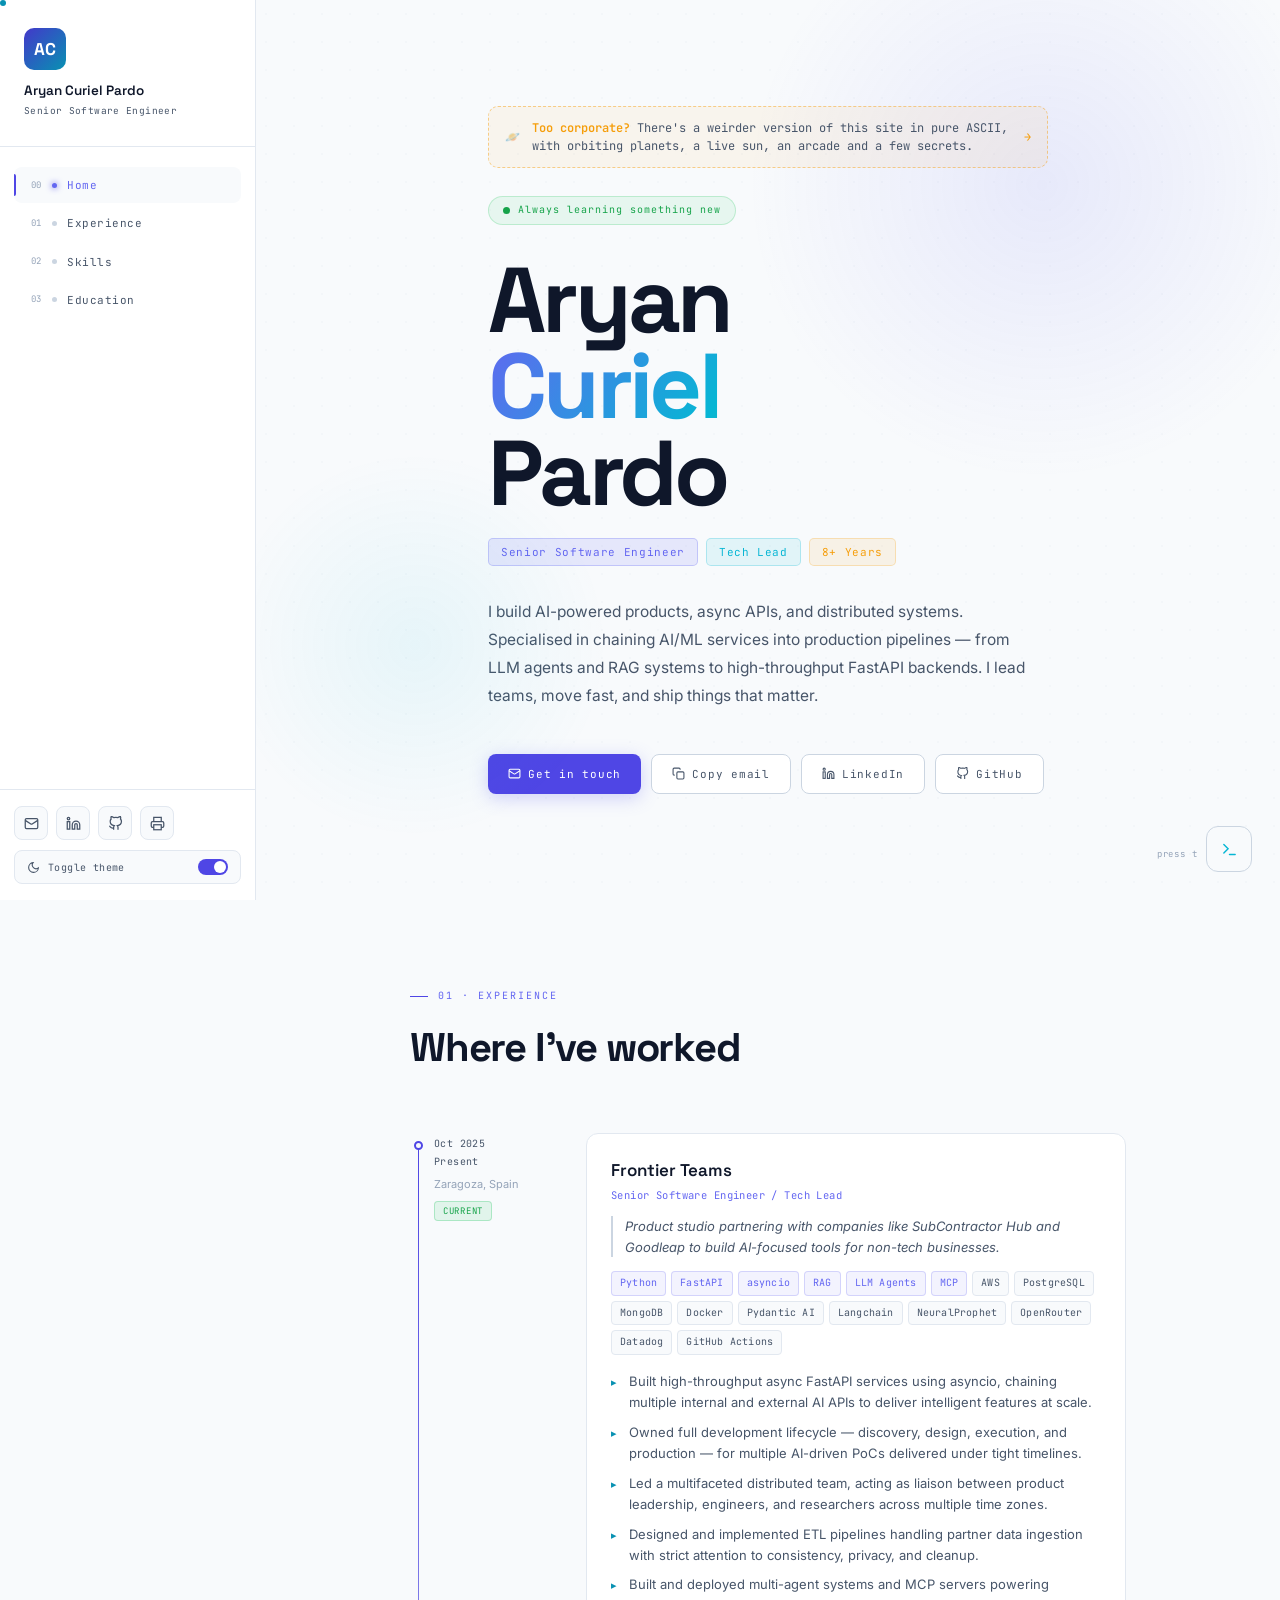
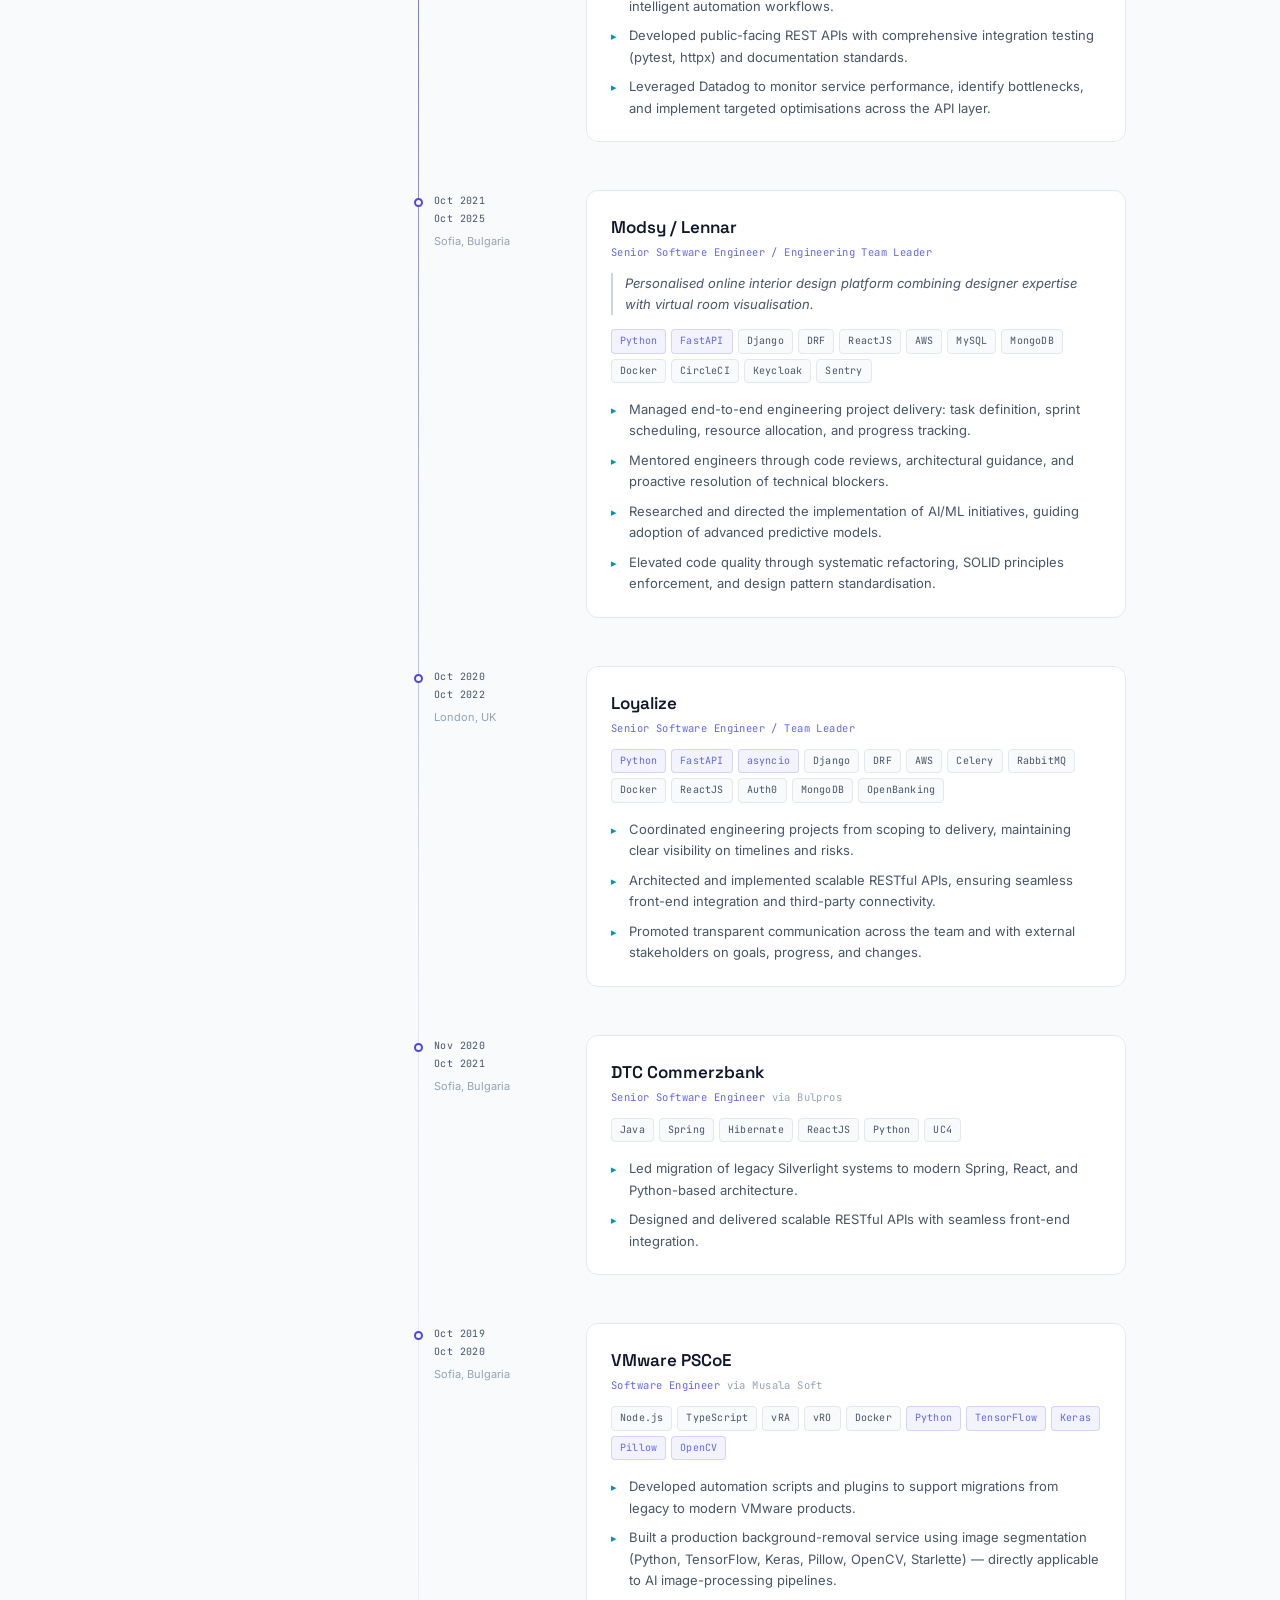
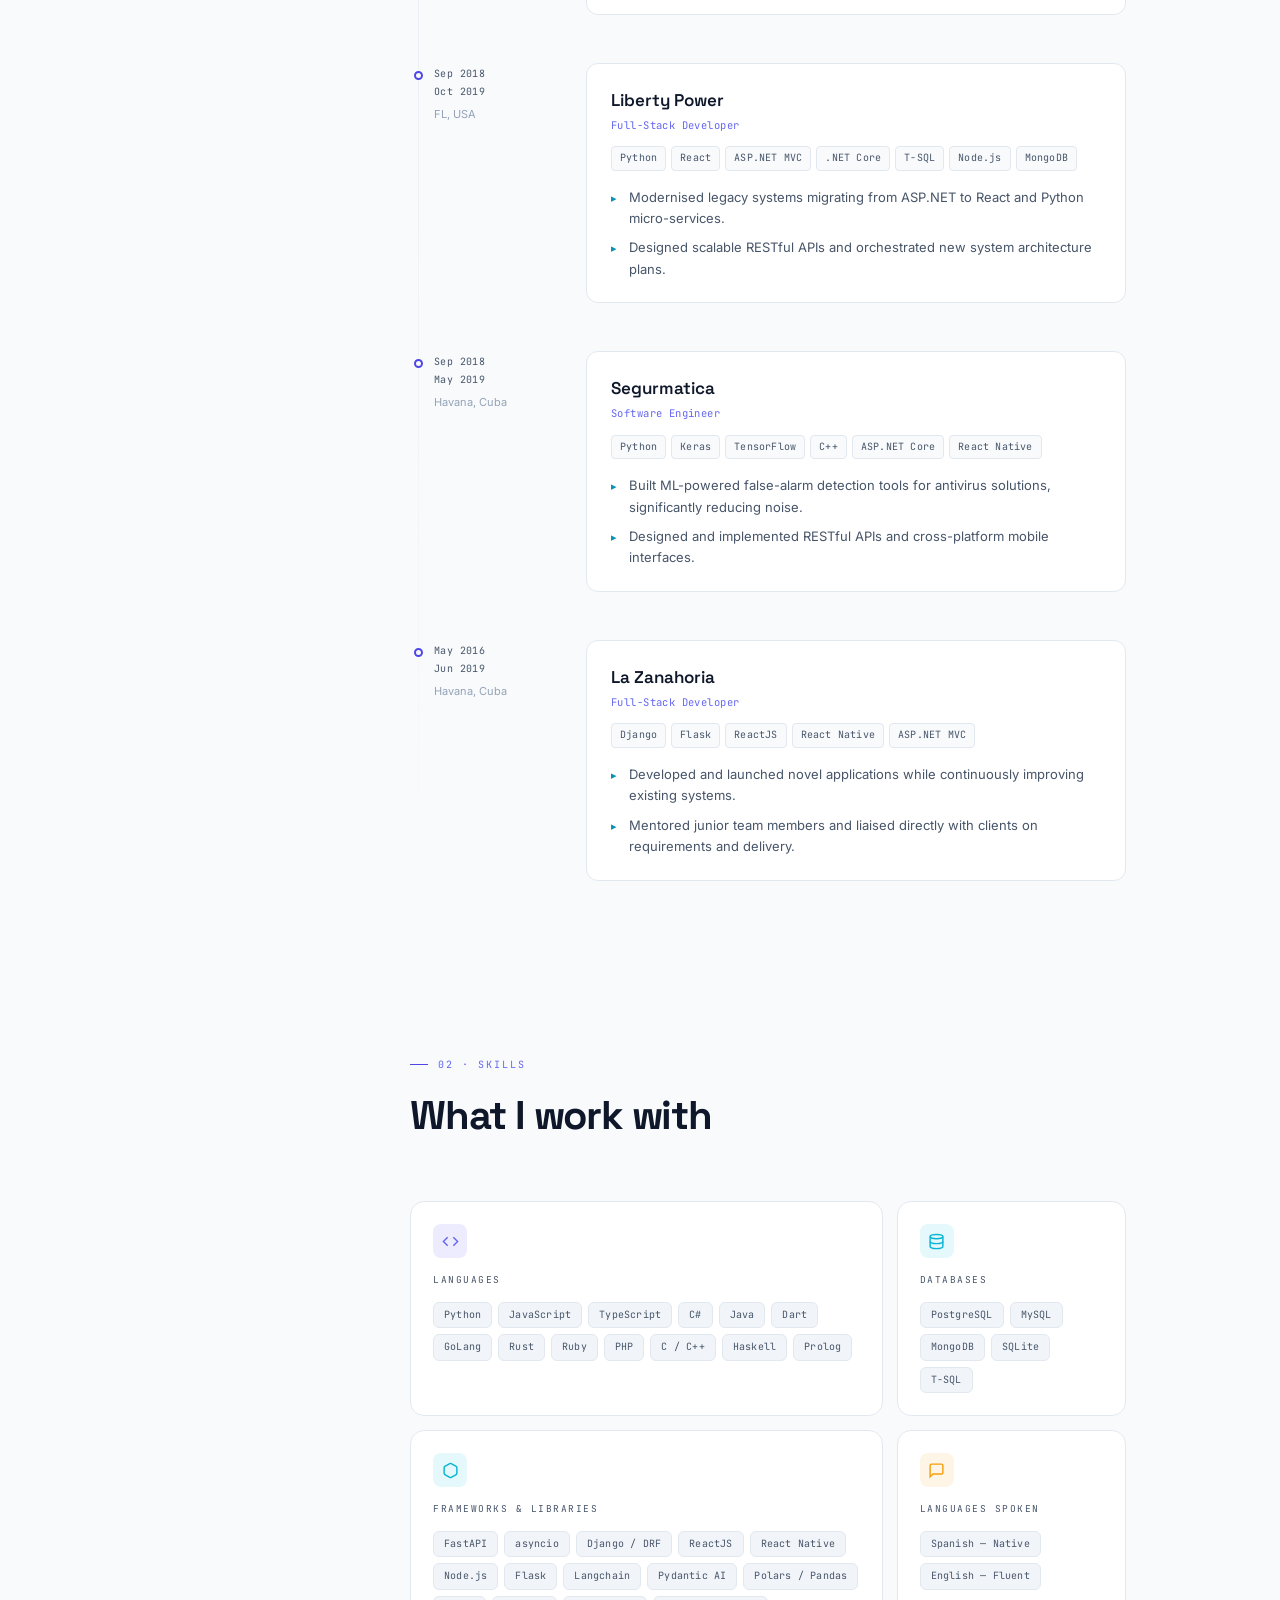
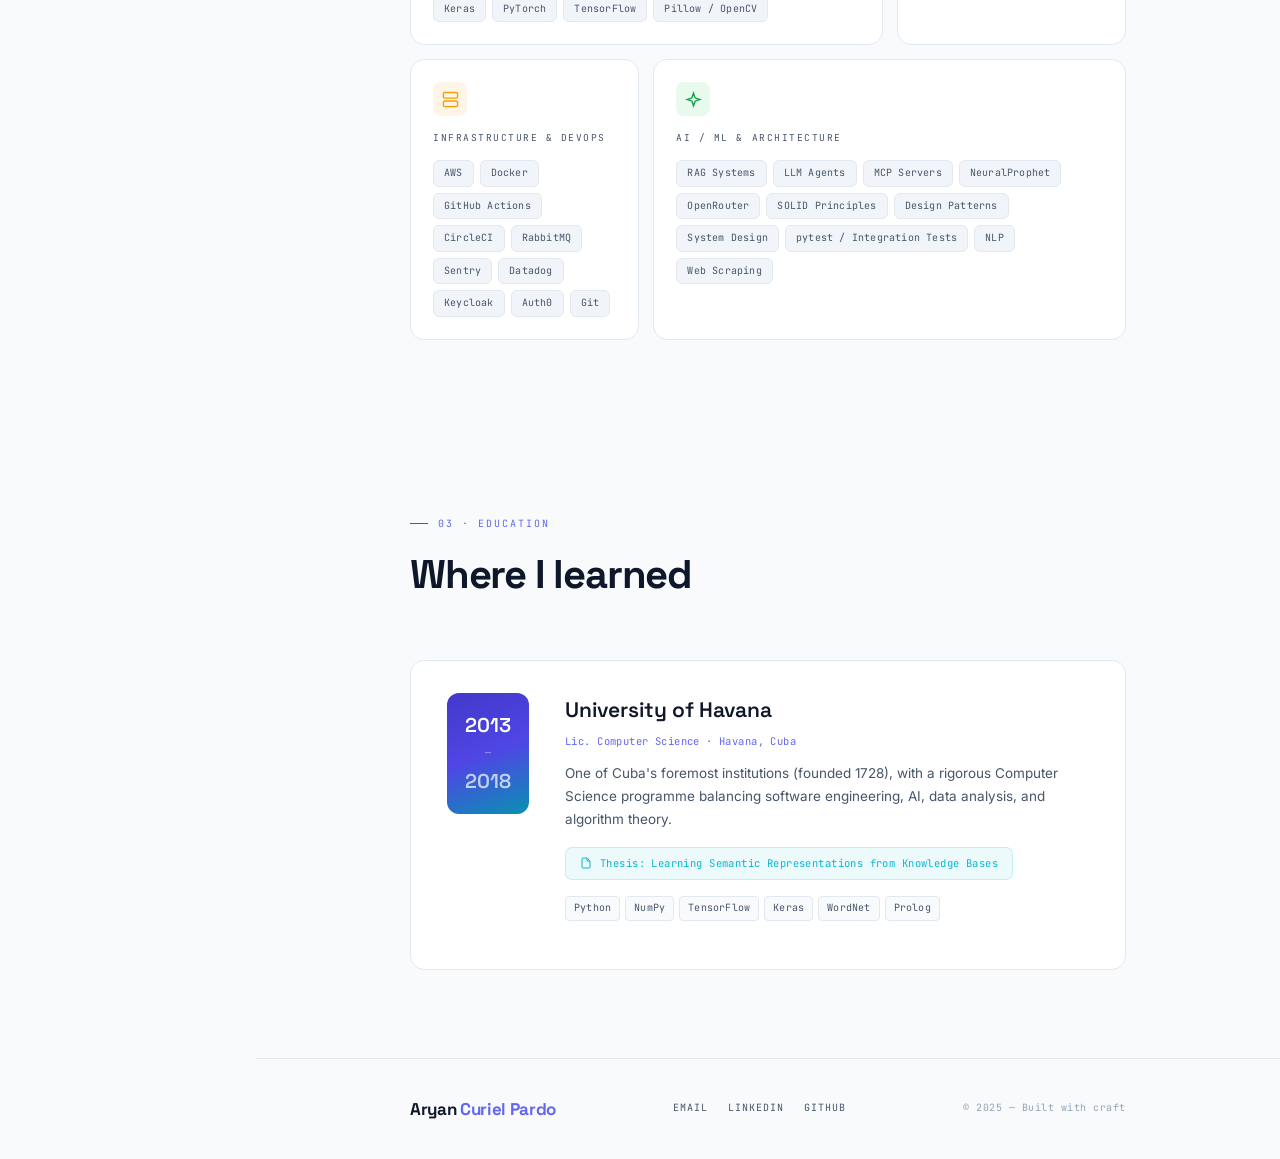
<file: index.html>
<!DOCTYPE html>
<html lang="en" data-theme="dark">
<head>
<meta charset="UTF-8">
<meta name="viewport" content="width=device-width, initial-scale=1.0">
<title>Aryan Curiel Pardo — Senior Software Engineer & Tech Lead</title>
<link rel="preconnect" href="https://fonts.googleapis.com">
<link rel="preconnect" href="https://fonts.gstatic.com" crossorigin>
<link href="https://fonts.googleapis.com/css2?family=Space+Grotesk:wght@300;400;500;600;700&family=JetBrains+Mono:ital,wght@0,300;0,400;0,500;1,300&family=Inter:wght@300;400;500;600&display=swap" rel="stylesheet">
<style>
/* ── VARIABLES ── */
:root {
  --sidebar-w: 256px;
  --bg:        #0a0e1a;
  --bg2:       #0d1221;
  --surface:   #111827;
  --surface2:  #19253a;
  --border:    #1e2d45;
  --border2:   #273f5c;
  --text:      #e2e8f0;
  --muted:     #94a3b8;
  --faint:     #4b5a6e;
  --primary:   #6366f1;
  --primary-l: #818cf8;
  --primary-d: #4f46e5;
  --cyan:      #06b6d4;
  --cyan-l:    #22d3ee;
  --amber:     #f59e0b;
  --amber-l:   #fbbf24;
  --green:     #22c55e;
  --red:       #ef4444;
  --dot-opacity: 0.45;
}

[data-theme="light"] {
  --bg:        #f8fafc;
  --bg2:       #f1f5f9;
  --surface:   #ffffff;
  --surface2:  #f8fafc;
  --border:    #e2e8f0;
  --border2:   #cbd5e1;
  --text:      #0f172a;
  --muted:     #475569;
  --faint:     #94a3b8;
  --primary:   #4f46e5;
  --primary-l: #6366f1;
  --primary-d: #4338ca;
  --cyan:      #0891b2;
  --cyan-l:    #06b6d4;
  --amber:     #d97706;
  --amber-l:   #f59e0b;
  --green:     #16a34a;
  --red:       #dc2626;
  --dot-opacity: 0.2;
}

/* ── RESET ── */
*, *::before, *::after { box-sizing: border-box; margin: 0; padding: 0; }
html { scroll-behavior: smooth; }
body {
  background: var(--bg);
  color: var(--text);
  font-family: 'Inter', sans-serif;
  font-size: 15px;
  line-height: 1.65;
  overflow-x: hidden;
  transition: background 0.35s, color 0.35s;
}

/* ── DOT GRID ── */
body::before {
  content: '';
  position: fixed; inset: 0;
  background-image: radial-gradient(circle, var(--border) 1px, transparent 1px);
  background-size: 28px 28px;
  pointer-events: none;
  z-index: 0;
  opacity: var(--dot-opacity);
}

/* ── PROGRESS BAR ── */
#progress-bar {
  position: fixed;
  top: 0; left: 0;
  height: 2px;
  width: 0%;
  background: linear-gradient(90deg, var(--primary), var(--cyan), var(--amber));
  z-index: 1000;
  transition: width 0.08s linear;
  box-shadow: 0 0 10px rgba(99,102,241,0.6);
}

/* ── CURSOR ── */
.cursor {
  width: 6px; height: 6px;
  background: var(--cyan);
  border-radius: 50%;
  position: fixed;
  pointer-events: none;
  z-index: 9999;
  transition: transform 0.15s ease, background 0.2s;
}

/* ── SIDEBAR ── */
.sidebar {
  position: fixed;
  left: 0; top: 0; bottom: 0;
  width: var(--sidebar-w);
  background: var(--surface);
  border-right: 1px solid var(--border);
  display: flex;
  flex-direction: column;
  z-index: 100;
  transition: background 0.35s, border-color 0.35s;
}

.sidebar-logo {
  padding: 28px 24px;
  border-bottom: 1px solid var(--border);
}

.logo-mark {
  display: inline-flex;
  align-items: center;
  justify-content: center;
  width: 42px; height: 42px;
  background: linear-gradient(135deg, var(--primary-d), var(--cyan));
  border-radius: 10px;
  font-family: 'Space Grotesk', sans-serif;
  font-size: 17px;
  font-weight: 700;
  color: #fff;
  letter-spacing: -0.02em;
  margin-bottom: 12px;
  flex-shrink: 0;
}

.logo-name {
  font-family: 'Space Grotesk', sans-serif;
  font-size: 13.5px;
  font-weight: 600;
  color: var(--text);
  line-height: 1.3;
}

.logo-title {
  font-family: 'JetBrains Mono', monospace;
  font-size: 9.5px;
  color: var(--muted);
  letter-spacing: 0.04em;
  margin-top: 3px;
}

.sidebar-nav {
  flex: 1;
  padding: 20px 14px;
  display: flex;
  flex-direction: column;
  gap: 2px;
  overflow-y: auto;
}

.nav-item {
  display: flex;
  align-items: center;
  gap: 10px;
  padding: 9px 12px;
  border-radius: 8px;
  text-decoration: none;
  color: var(--muted);
  font-family: 'JetBrains Mono', monospace;
  font-size: 11px;
  letter-spacing: 0.05em;
  transition: all 0.18s ease;
  cursor: pointer;
  position: relative;
  border: none;
  background: transparent;
}
.nav-item:hover { background: var(--surface2); color: var(--text); }
.nav-item.active { background: var(--surface2); color: var(--primary-l); }
.nav-item.active::before {
  content: '';
  position: absolute;
  left: 0; top: 20%; bottom: 20%;
  width: 2px;
  background: var(--primary);
  border-radius: 0 2px 2px 0;
}

.nav-num { font-size: 9px; color: var(--faint); width: 16px; text-align: right; flex-shrink: 0; }

.nav-dot {
  width: 5px; height: 5px;
  border-radius: 50%;
  background: var(--border2);
  transition: all 0.18s;
  flex-shrink: 0;
}
.nav-item:hover .nav-dot,
.nav-item.active .nav-dot {
  background: var(--primary-l);
  box-shadow: 0 0 6px var(--primary);
}

.sidebar-footer {
  padding: 16px 14px;
  border-top: 1px solid var(--border);
  display: flex;
  flex-direction: column;
  gap: 10px;
}

.sidebar-socials { display: flex; gap: 8px; }

.social-btn {
  display: flex;
  align-items: center;
  justify-content: center;
  width: 34px; height: 34px;
  border-radius: 8px;
  background: var(--surface2);
  border: 1px solid var(--border);
  color: var(--muted);
  text-decoration: none;
  transition: all 0.18s;
  cursor: pointer;
  flex-shrink: 0;
}
.social-btn:hover {
  background: var(--primary);
  border-color: var(--primary);
  color: #fff;
  transform: translateY(-2px);
}

.theme-toggle {
  display: flex;
  align-items: center;
  gap: 8px;
  padding: 8px 12px;
  border-radius: 8px;
  background: var(--surface2);
  border: 1px solid var(--border);
  color: var(--muted);
  cursor: pointer;
  font-family: 'JetBrains Mono', monospace;
  font-size: 10px;
  letter-spacing: 0.04em;
  transition: all 0.18s;
  width: 100%;
}
.theme-toggle:hover { border-color: var(--primary); color: var(--text); }

.toggle-track {
  width: 30px; height: 16px;
  background: var(--border2);
  border-radius: 8px;
  position: relative;
  transition: background 0.3s;
  flex-shrink: 0;
  margin-left: auto;
}
[data-theme="light"] .toggle-track { background: var(--primary); }

.toggle-thumb {
  width: 12px; height: 12px;
  background: #fff;
  border-radius: 50%;
  position: absolute;
  top: 2px; left: 2px;
  transition: transform 0.3s;
}
[data-theme="light"] .toggle-thumb { transform: translateX(14px); }

/* ── MAIN ── */
.main {
  margin-left: var(--sidebar-w);
  min-height: 100vh;
  position: relative;
  z-index: 1;
}

.container {
  max-width: 820px;
  padding: 0 52px;
  margin: 0 auto;
}

/* ── HERO ── */
#hero {
  min-height: 100vh;
  display: flex;
  align-items: center;
  position: relative;
  overflow: hidden;
  padding: 80px 0;
}

#hero::before {
  content: '';
  position: absolute;
  top: -15%; right: -8%;
  width: 640px; height: 640px;
  background: radial-gradient(circle, rgba(99,102,241,0.11) 0%, transparent 65%);
  pointer-events: none;
}
#hero::after {
  content: '';
  position: absolute;
  bottom: 5%; left: -5%;
  width: 420px; height: 420px;
  background: radial-gradient(circle, rgba(6,182,212,0.07) 0%, transparent 65%);
  pointer-events: none;
}

.hero-inner { width: 100%; position: relative; }

.fun-banner {
  display: flex;
  align-items: center;
  gap: 12px;
  max-width: 560px;
  padding: 12px 16px;
  margin-bottom: 28px;
  border: 1px dashed rgba(245,158,11,0.45);
  border-radius: 10px;
  background: rgba(245,158,11,0.06);
  color: var(--muted);
  font-family: 'JetBrains Mono', monospace;
  font-size: 12px;
  line-height: 1.5;
  text-decoration: none;
  opacity: 0;
  animation: fadeUp 0.6s 0.05s forwards;
  transition: border-color .2s, background .2s, transform .2s;
}
.fun-banner:hover, .fun-banner:focus-visible {
  border-color: var(--amber);
  background: rgba(245,158,11,0.12);
  transform: translateY(-1px);
}
.fun-banner strong { color: var(--amber-l); font-weight: 600; }
.fun-banner .fun-arrow { margin-left: auto; color: var(--amber-l); transition: transform .2s; }
.fun-banner:hover .fun-arrow { transform: translateX(4px); }

.hero-status {
  display: inline-flex;
  align-items: center;
  gap: 8px;
  padding: 5px 14px;
  border-radius: 20px;
  background: rgba(34,197,94,0.08);
  border: 1px solid rgba(34,197,94,0.22);
  font-family: 'JetBrains Mono', monospace;
  font-size: 10px;
  letter-spacing: 0.1em;
  color: var(--green);
  margin-bottom: 32px;
  opacity: 0;
  animation: fadeUp 0.6s 0.1s forwards;
}

.status-dot {
  width: 7px; height: 7px;
  background: var(--green);
  border-radius: 50%;
  animation: pulse-green 2.2s infinite;
}

@keyframes pulse-green {
  0%,100% { box-shadow: 0 0 0 0 rgba(34,197,94,0.5); }
  50%      { box-shadow: 0 0 0 6px rgba(34,197,94,0); }
}

.hero-name {
  font-family: 'Space Grotesk', sans-serif;
  font-size: clamp(54px, 7.5vw, 92px);
  font-weight: 700;
  line-height: 0.94;
  letter-spacing: -0.04em;
  color: var(--text);
  margin-bottom: 22px;
  opacity: 0;
  animation: fadeUp 0.6s 0.25s forwards;
}

.hero-name .gradient-text {
  background: linear-gradient(125deg, var(--primary-l) 0%, var(--cyan-l) 45%, var(--amber-l) 100%);
  background-size: 200% 200%;
  -webkit-background-clip: text;
  -webkit-text-fill-color: transparent;
  background-clip: text;
  animation: gradient-shift 6s ease infinite;
}

@keyframes gradient-shift {
  0%   { background-position: 0% 50%; }
  50%  { background-position: 100% 50%; }
  100% { background-position: 0% 50%; }
}

.hero-roles {
  display: flex;
  flex-wrap: wrap;
  gap: 8px;
  margin-bottom: 32px;
  opacity: 0;
  animation: fadeUp 0.6s 0.4s forwards;
}

.role-tag {
  font-family: 'JetBrains Mono', monospace;
  font-size: 11px;
  padding: 4px 12px;
  border-radius: 5px;
  letter-spacing: 0.06em;
  transition: all 0.18s;
}
.role-tag.violet { background: rgba(99,102,241,0.12); border: 1px solid rgba(99,102,241,0.28); color: var(--primary-l); }
.role-tag.cyan   { background: rgba(6,182,212,0.09);  border: 1px solid rgba(6,182,212,0.24);  color: var(--cyan-l); }
.role-tag.amber  { background: rgba(245,158,11,0.09); border: 1px solid rgba(245,158,11,0.24); color: var(--amber-l); }

.hero-desc {
  font-size: 15.5px;
  color: var(--muted);
  max-width: 540px;
  line-height: 1.8;
  margin-bottom: 44px;
  opacity: 0;
  animation: fadeUp 0.6s 0.55s forwards;
}

.hero-links {
  display: flex;
  gap: 10px;
  flex-wrap: wrap;
  opacity: 0;
  animation: fadeUp 0.6s 0.7s forwards;
}

.btn {
  display: inline-flex;
  align-items: center;
  gap: 7px;
  padding: 10px 20px;
  border-radius: 8px;
  font-family: 'JetBrains Mono', monospace;
  font-size: 11px;
  letter-spacing: 0.07em;
  text-decoration: none;
  transition: all 0.18s ease;
  cursor: pointer;
  border: none;
  white-space: nowrap;
}

.btn-primary {
  background: var(--primary);
  color: #fff;
  box-shadow: 0 4px 18px rgba(99,102,241,0.28);
}
.btn-primary:hover { background: var(--primary-l); box-shadow: 0 6px 28px rgba(99,102,241,0.42); transform: translateY(-2px); }

.btn-ghost {
  background: var(--surface);
  color: var(--muted);
  border: 1px solid var(--border2);
}
.btn-ghost:hover { border-color: var(--primary); color: var(--primary-l); transform: translateY(-2px); }

/* ── TOAST ── */
.toast {
  position: fixed;
  bottom: 28px; left: 50%;
  transform: translateX(-50%) translateY(16px);
  background: var(--surface2);
  border: 1px solid var(--border2);
  color: var(--text);
  font-family: 'JetBrains Mono', monospace;
  font-size: 11.5px;
  padding: 10px 20px;
  border-radius: 8px;
  opacity: 0;
  transition: all 0.28s ease;
  pointer-events: none;
  z-index: 600;
  white-space: nowrap;
  display: flex;
  align-items: center;
  gap: 8px;
}
.toast.show { opacity: 1; transform: translateX(-50%) translateY(0); }

/* ── SECTIONS ── */
section { padding: 88px 0; position: relative; }

.section-header { margin-bottom: 52px; }

.section-label {
  font-family: 'JetBrains Mono', monospace;
  font-size: 10px;
  letter-spacing: 0.2em;
  text-transform: uppercase;
  color: var(--primary-l);
  margin-bottom: 10px;
  display: flex;
  align-items: center;
  gap: 10px;
}
.section-label::before {
  content: '';
  display: inline-block;
  width: 18px; height: 1px;
  background: var(--primary);
}

.section-title {
  font-family: 'Space Grotesk', sans-serif;
  font-size: clamp(26px, 3.5vw, 40px);
  font-weight: 700;
  letter-spacing: -0.03em;
  color: var(--text);
}

/* ── EXPERIENCE TIMELINE ── */
.timeline {
  position: relative;
  display: flex;
  flex-direction: column;
}

.timeline::before {
  content: '';
  position: absolute;
  left: 8px;
  top: 10px; bottom: 0;
  width: 1px;
  background: linear-gradient(to bottom, var(--primary) 0%, var(--border) 50%, transparent 100%);
}

.job {
  display: grid;
  grid-template-columns: 148px 1fr;
  gap: 0 28px;
  padding-bottom: 48px;
  position: relative;
}
.job:last-child { padding-bottom: 0; }

.job-connector {
  position: absolute;
  left: 4px; top: 8px;
  width: 9px; height: 9px;
  border-radius: 50%;
  background: var(--bg);
  border: 2px solid var(--primary);
  transition: border-color 0.2s, box-shadow 0.2s;
  z-index: 1;
}
.job:hover .job-connector { border-color: var(--cyan-l); box-shadow: 0 0 8px var(--cyan); }

.job-meta {
  padding-top: 2px;
  padding-left: 24px;
}

.job-period {
  font-family: 'JetBrains Mono', monospace;
  font-size: 10px;
  color: var(--muted);
  letter-spacing: 0.04em;
  line-height: 1.8;
}
.job-location { font-size: 11px; color: var(--faint); margin-top: 4px; }

.job-badge {
  display: inline-block;
  margin-top: 8px;
  padding: 2px 8px;
  border-radius: 4px;
  font-family: 'JetBrains Mono', monospace;
  font-size: 9px;
  letter-spacing: 0.08em;
  text-transform: uppercase;
}
.job-badge.current {
  background: rgba(34,197,94,0.1);
  border: 1px solid rgba(34,197,94,0.28);
  color: var(--green);
}

.job-body {
  background: var(--surface);
  border: 1px solid var(--border);
  border-radius: 12px;
  padding: 22px 24px;
  transition: all 0.22s ease;
}
.job:hover .job-body {
  border-color: var(--border2);
  box-shadow: 0 8px 32px rgba(0,0,0,0.15);
  transform: translateY(-2px);
}

.job-company {
  font-family: 'Space Grotesk', sans-serif;
  font-size: 17px;
  font-weight: 600;
  color: var(--text);
  margin-bottom: 3px;
}
.job-role {
  font-family: 'JetBrains Mono', monospace;
  font-size: 10.5px;
  color: var(--primary-l);
  letter-spacing: 0.04em;
  margin-bottom: 12px;
}
.job-context {
  font-size: 13px;
  color: var(--muted);
  font-style: italic;
  margin-bottom: 14px;
  padding-left: 12px;
  border-left: 2px solid var(--border2);
  line-height: 1.6;
}
.job-stack {
  display: flex;
  flex-wrap: wrap;
  gap: 5px;
  margin-bottom: 16px;
}

.tag {
  font-family: 'JetBrains Mono', monospace;
  font-size: 10px;
  padding: 3px 8px;
  border-radius: 4px;
  background: var(--surface2);
  color: var(--muted);
  border: 1px solid var(--border);
  transition: all 0.15s;
  letter-spacing: 0.02em;
  cursor: default;
}
.tag:hover { background: var(--primary); color: #fff; border-color: var(--primary); }
.tag.hi {
  background: rgba(99,102,241,0.08);
  border-color: rgba(99,102,241,0.22);
  color: var(--primary-l);
}

.job-bullets { list-style: none; display: flex; flex-direction: column; gap: 8px; }
.job-bullets li {
  font-size: 13px;
  color: var(--muted);
  padding-left: 18px;
  position: relative;
  line-height: 1.65;
}
.job-bullets li::before {
  content: '▸';
  position: absolute;
  left: 0;
  color: var(--cyan);
  font-size: 11px;
  top: 2px;
}

/* ── SKILLS BENTO ── */
.bento-grid {
  display: grid;
  grid-template-columns: repeat(3, 1fr);
  gap: 14px;
}

.bento-card {
  background: var(--surface);
  border: 1px solid var(--border);
  border-radius: 14px;
  padding: 22px;
  transition: all 0.22s ease;
  cursor: default;
}
.bento-card:hover {
  border-color: var(--border2);
  transform: translateY(-3px);
  box-shadow: 0 10px 30px rgba(0,0,0,0.12);
}
.bento-card.wide { grid-column: span 2; }

.bento-icon {
  display: flex;
  align-items: center;
  justify-content: center;
  width: 34px; height: 34px;
  border-radius: 8px;
  margin-bottom: 14px;
}
.bento-icon.violet { background: rgba(99,102,241,0.12); color: var(--primary-l); }
.bento-icon.cyan   { background: rgba(6,182,212,0.1);   color: var(--cyan-l); }
.bento-icon.amber  { background: rgba(245,158,11,0.1);  color: var(--amber-l); }
.bento-icon.green  { background: rgba(34,197,94,0.1);   color: var(--green); }

.bento-title {
  font-family: 'JetBrains Mono', monospace;
  font-size: 9.5px;
  letter-spacing: 0.16em;
  text-transform: uppercase;
  color: var(--muted);
  margin-bottom: 14px;
}

.skill-pills { display: flex; flex-wrap: wrap; gap: 6px; }

.skill-pill {
  font-family: 'JetBrains Mono', monospace;
  font-size: 10px;
  padding: 4px 10px;
  border-radius: 6px;
  background: var(--bg2);
  color: var(--muted);
  border: 1px solid var(--border);
  letter-spacing: 0.02em;
  transition: all 0.15s;
  cursor: default;
}
.skill-pill:hover { border-color: var(--primary); color: var(--primary-l); }

/* ── EDUCATION ── */
.edu-card {
  background: var(--surface);
  border: 1px solid var(--border);
  border-radius: 14px;
  padding: 32px 36px;
  display: grid;
  grid-template-columns: auto 1fr;
  gap: 36px;
  align-items: start;
  transition: all 0.22s;
}
.edu-card:hover { border-color: var(--border2); box-shadow: 0 10px 36px rgba(0,0,0,0.12); }

.edu-year-badge {
  background: linear-gradient(160deg, var(--primary-d), var(--primary), var(--cyan));
  border-radius: 12px;
  padding: 16px 18px;
  text-align: center;
  min-width: 80px;
  flex-shrink: 0;
}
.edu-year-badge .y { font-family: 'Space Grotesk', sans-serif; font-size: 20px; font-weight: 600; color: #fff; display: block; }
.edu-year-badge .sep { font-family: 'JetBrains Mono', monospace; font-size: 10px; color: rgba(255,255,255,0.5); display: block; margin: 3px 0; }
.edu-year-badge .y2 { opacity: 0.7; }

.edu-school {
  font-family: 'Space Grotesk', sans-serif;
  font-size: 21px;
  font-weight: 600;
  color: var(--text);
  margin-bottom: 5px;
}
.edu-degree {
  font-family: 'JetBrains Mono', monospace;
  font-size: 10.5px;
  color: var(--primary-l);
  letter-spacing: 0.04em;
  margin-bottom: 12px;
}
.edu-desc { font-size: 13.5px; color: var(--muted); line-height: 1.7; margin-bottom: 16px; }

.thesis-link {
  display: inline-flex;
  align-items: center;
  gap: 8px;
  font-family: 'JetBrains Mono', monospace;
  font-size: 10.5px;
  color: var(--cyan-l);
  text-decoration: none;
  letter-spacing: 0.04em;
  padding: 7px 14px;
  border-radius: 7px;
  background: rgba(6,182,212,0.07);
  border: 1px solid rgba(6,182,212,0.18);
  transition: all 0.18s;
}
.thesis-link:hover { background: rgba(6,182,212,0.14); border-color: rgba(6,182,212,0.38); transform: translateX(4px); }

/* ── FOOTER ── */
footer { border-top: 1px solid var(--border); padding: 36px 0; }
.footer-inner { display: flex; justify-content: space-between; align-items: center; flex-wrap: wrap; gap: 16px; }
.footer-name { font-family: 'Space Grotesk', sans-serif; font-size: 17px; font-weight: 700; letter-spacing: -0.02em; }
.footer-name span { color: var(--primary-l); }
.footer-links { display: flex; gap: 20px; }
.footer-links a {
  font-family: 'JetBrains Mono', monospace;
  font-size: 10px;
  letter-spacing: 0.1em;
  text-transform: uppercase;
  color: var(--muted);
  text-decoration: none;
  transition: color 0.18s;
}
.footer-links a:hover { color: var(--primary-l); }
.footer-copy { font-family: 'JetBrains Mono', monospace; font-size: 10px; color: var(--faint); letter-spacing: 0.05em; }

/* ── TERMINAL TOGGLE ── */
.terminal-toggle {
  position: fixed;
  bottom: 28px; right: 28px;
  width: 46px; height: 46px;
  background: var(--surface2);
  border: 1px solid var(--border2);
  border-radius: 12px;
  display: flex;
  align-items: center;
  justify-content: center;
  cursor: pointer;
  z-index: 200;
  transition: all 0.2s ease;
  color: var(--cyan-l);
  opacity: 0;
  animation: fadeIn 0.5s 1.4s forwards;
}
.terminal-toggle:hover { background: var(--primary); border-color: var(--primary); color: #fff; transform: scale(1.06) rotate(-6deg); }

.terminal-hint {
  position: fixed;
  bottom: 38px; right: 82px;
  font-family: 'JetBrains Mono', monospace;
  font-size: 9px;
  color: var(--faint);
  letter-spacing: 0.1em;
  opacity: 0;
  animation: fadeIn 0.5s 1.9s forwards;
  pointer-events: none;
}

/* ── TERMINAL ── */
.terminal {
  position: fixed;
  bottom: 86px; right: 28px;
  width: 440px;
  background: #0d1117;
  border: 1px solid #21262d;
  border-radius: 12px;
  box-shadow: 0 24px 64px rgba(0,0,0,0.55);
  z-index: 199;
  overflow: hidden;
  transform: scale(0.92) translateY(14px);
  transform-origin: bottom right;
  opacity: 0;
  pointer-events: none;
  transition: all 0.24s cubic-bezier(0.34,1.56,0.64,1);
}
.terminal.open { transform: scale(1) translateY(0); opacity: 1; pointer-events: all; }

.terminal-bar {
  background: #161b22;
  padding: 10px 16px;
  display: flex;
  align-items: center;
  gap: 7px;
  border-bottom: 1px solid #21262d;
}
.t-dot  { width: 12px; height: 12px; border-radius: 50%; }
.t-red  { background: #ff5f57; }
.t-yel  { background: #febc2e; }
.t-grn  { background: #28c840; }

.terminal-title {
  flex: 1; text-align: center;
  font-family: 'JetBrains Mono', monospace;
  font-size: 11px;
  color: #4b5563;
  letter-spacing: 0.04em;
}
.terminal-body {
  padding: 16px 18px;
  font-family: 'JetBrains Mono', monospace;
  font-size: 12px;
  line-height: 1.9;
  color: #8b949e;
  height: 252px;
  overflow-y: auto;
}
.terminal-body::-webkit-scrollbar { width: 3px; }
.terminal-body::-webkit-scrollbar-thumb { background: #21262d; border-radius: 2px; }

.t-line  { margin-bottom: 1px; }
.t-p     { color: #22d3ee; }
.t-out   { color: #6b7280; }
.t-g     { color: #4ade80; }
.t-b     { color: #60a5fa; }
.t-y     { color: #fbbf24; }
.t-v     { color: #a78bfa; }
.t-r     { color: #f87171; }

.terminal-input-row {
  display: flex;
  align-items: center;
  padding: 8px 18px 12px;
  border-top: 1px solid #21262d;
}
.t-caret { color: #22d3ee; font-family: 'JetBrains Mono', monospace; font-size: 12px; margin-right: 8px; }
#terminal-input {
  background: transparent;
  border: none; outline: none;
  font-family: 'JetBrains Mono', monospace;
  font-size: 12px;
  color: #e6edf3;
  flex: 1;
  caret-color: #22d3ee;
}

/* ── MOBILE HEADER ── */
.mobile-header {
  display: none;
  position: fixed;
  top: 0; left: 0; right: 0;
  height: 54px;
  background: var(--surface);
  border-bottom: 1px solid var(--border);
  align-items: center;
  justify-content: space-between;
  padding: 0 20px;
  z-index: 100;
}
.mobile-logo { font-family: 'Space Grotesk', sans-serif; font-size: 16px; font-weight: 700; color: var(--text); }
.mob-btn {
  background: transparent;
  border: none;
  color: var(--muted);
  cursor: pointer;
  padding: 8px;
  display: flex;
  align-items: center;
  gap: 6px;
  font-family: 'JetBrains Mono', monospace;
  font-size: 10px;
  letter-spacing: 0.06em;
  border-radius: 6px;
  transition: color 0.18s;
}
.mob-btn:hover { color: var(--primary-l); }

.mobile-menu {
  display: none;
  position: fixed;
  top: 54px; left: 0; right: 0; bottom: 0;
  background: var(--surface);
  z-index: 99;
  padding: 20px 16px;
  flex-direction: column;
  gap: 4px;
  border-top: 1px solid var(--border);
}
.mobile-menu.open { display: flex; }

/* ── ANIMATIONS ── */
@keyframes fadeUp {
  from { opacity: 0; transform: translateY(18px); }
  to   { opacity: 1; transform: translateY(0); }
}
@keyframes fadeIn {
  from { opacity: 0; }
  to   { opacity: 1; }
}

.reveal {
  opacity: 0;
  transform: translateY(22px);
  transition: opacity 0.55s ease, transform 0.55s ease;
}
.reveal.visible { opacity: 1; transform: translateY(0); }

/* ── RESPONSIVE ── */
@media (max-width: 768px) {
  .sidebar { display: none; }
  .main { margin-left: 0; padding-top: 54px; }
  .mobile-header { display: flex; }
  .container { padding: 0 20px; }
  .job { grid-template-columns: 1fr; }
  .job-meta { padding-left: 0; }
  .job-body { margin-top: 10px; }
  .timeline::before { display: none; }
  .job-connector { display: none; }
  .bento-grid { grid-template-columns: 1fr; }
  .bento-card.wide { grid-column: span 1; }
  .edu-card { grid-template-columns: 1fr; gap: 20px; padding: 24px; }
  .terminal { width: calc(100vw - 32px); right: 16px; }
  .terminal-hint { display: none; }
  .footer-inner { flex-direction: column; align-items: flex-start; gap: 12px; }
}

@media (max-width: 480px) {
  .hero-name { font-size: clamp(44px, 14vw, 62px); }
  .hero-links { gap: 8px; }
  .btn { padding: 9px 16px; font-size: 10px; }
}

/* ── REDUCED MOTION ── */
@media (prefers-reduced-motion: reduce) {
  *, *::before, *::after { animation-duration: 0.01ms !important; transition-duration: 0.01ms !important; }
}

/* ── PRINT CONTACT BAR (screen: hidden) ── */
.print-contact-bar { display: none; }

/* ── PRINT / PDF ── */
@media print {
  @page { size: A4; margin: 14mm 18mm 14mm 18mm; }

  *, *::before, *::after {
    animation: none !important;
    transition: none !important;
    box-shadow: none !important;
    -webkit-print-color-adjust: exact;
    print-color-adjust: exact;
  }

  /* Force light variables regardless of saved theme */
  :root, html[data-theme="dark"], html[data-theme="light"] {
    --bg:        #ffffff;
    --bg2:       #f8fafc;
    --surface:   #ffffff;
    --surface2:  #f1f5f9;
    --border:    #e2e8f0;
    --border2:   #cbd5e1;
    --text:      #0f172a;
    --muted:     #475569;
    --faint:     #94a3b8;
    --primary:   #4f46e5;
    --primary-l: #6366f1;
    --primary-d: #4338ca;
    --cyan:      #0891b2;
    --cyan-l:    #06b6d4;
    --amber:     #d97706;
    --amber-l:   #f59e0b;
    --green:     #16a34a;
    --dot-opacity: 0;
  }

  /* Hide all UI chrome */
  .sidebar,
  .mobile-header,
  .mobile-menu,
  #progress-bar,
  .cursor,
  .terminal,
  .terminal-toggle,
  .terminal-hint,
  .toast,
  body::before,
  .hero-status,
  .fun-banner,
  .hero-links,
  #hero::before,
  #hero::after { display: none !important; }

  /* Base */
  body {
    background: #fff;
    color: #0f172a;
    font-size: 10pt;
    line-height: 1.5;
    overflow: visible;
  }
  .main { margin-left: 0 !important; }
  .container { max-width: 100%; padding: 0; }
  .reveal { opacity: 1 !important; transform: none !important; }

  /* Hero — resume header */
  #hero {
    min-height: unset;
    padding: 0 0 12pt;
    display: block;
  }
  .hero-name {
    font-size: 26pt;
    line-height: 1.05;
    letter-spacing: -0.03em;
    margin-bottom: 7pt;
  }
  .hero-name .gradient-text {
    -webkit-text-fill-color: #4f46e5;
    background: none;
  }
  .hero-roles { margin-bottom: 7pt; gap: 5px; }
  .role-tag { font-size: 7.5pt; padding: 2px 8px; }
  .role-tag.violet { background: rgba(99,102,241,0.08); border-color: rgba(99,102,241,0.2); color: #4f46e5; }
  .role-tag.cyan   { background: rgba(6,182,212,0.07);  border-color: rgba(6,182,212,0.18);  color: #0891b2; }
  .role-tag.amber  { background: rgba(245,158,11,0.07); border-color: rgba(245,158,11,0.2);  color: #d97706; }
  .hero-desc { font-size: 9pt; color: #475569; line-height: 1.65; margin-bottom: 10pt; max-width: 100%; }

  /* Print contact bar */
  .print-contact-bar {
    display: flex !important;
    flex-wrap: wrap;
    gap: 0;
    margin-top: 6pt;
    padding-top: 8pt;
    border-top: 1px solid #e2e8f0;
    font-family: 'JetBrains Mono', monospace;
    font-size: 8pt;
    color: #475569;
    letter-spacing: 0.02em;
  }
  .print-contact-bar a {
    color: #4f46e5;
    text-decoration: none;
  }
  .print-contact-sep {
    color: #cbd5e1;
    margin: 0 10pt;
  }

  /* Sections */
  section { padding: 12pt 0; }
  .section-header { margin-bottom: 10pt; page-break-after: avoid; break-after: avoid; }
  .section-label { font-size: 7.5pt; letter-spacing: 0.18em; color: #4f46e5; }
  .section-label::before { background: #4f46e5; width: 14px; }
  .section-title { font-size: 14pt; }

  /* Timeline */
  .timeline::before { display: none; }
  .job {
    grid-template-columns: 90pt 1fr;
    gap: 0 14pt;
    padding-bottom: 10pt;
    page-break-inside: avoid;
    break-inside: avoid;
  }
  .job-connector { display: none; }
  .job-meta { padding-left: 0; padding-top: 0; }
  .job-period { font-size: 8pt; }
  .job-location { font-size: 8pt; }
  .job-badge { font-size: 7pt; }
  .job-body {
    background: transparent;
    border: 1px solid #e2e8f0;
    border-radius: 4pt;
    padding: 8pt 10pt;
  }
  .job-company { font-size: 11pt; margin-bottom: 1pt; }
  .job-role { font-size: 8pt; margin-bottom: 6pt; color: #4f46e5; }
  .job-context { font-size: 8pt; margin-bottom: 7pt; border-left: 2px solid #e2e8f0; padding-left: 10px; }
  .job-stack { gap: 3px; margin-bottom: 6pt; }
  .tag { font-size: 7pt; padding: 1px 6px; background: #f1f5f9; border-color: #e2e8f0; color: #475569; }
  .tag.hi { background: rgba(99,102,241,0.06); border-color: rgba(99,102,241,0.18); color: #4f46e5; }
  .job-bullets { gap: 4pt; }
  .job-bullets li { font-size: 8.5pt; color: #334155; }
  .job-bullets li::before { color: #6366f1; }

  /* Skills bento */
  .bento-grid { grid-template-columns: repeat(2, 1fr); gap: 7pt; }
  .bento-card {
    background: transparent;
    border: 1px solid #e2e8f0;
    border-radius: 4pt;
    padding: 8pt 10pt;
    page-break-inside: avoid;
    break-inside: avoid;
  }
  .bento-card.wide { grid-column: span 2; }
  .bento-icon { display: none; }
  .bento-title { font-size: 7pt; margin-bottom: 7pt; color: #475569; }
  .skill-pills { gap: 3px; }
  .skill-pill { font-size: 7.5pt; padding: 2px 7px; background: #f1f5f9; border-color: #e2e8f0; color: #475569; }

  /* Education */
  .edu-card {
    background: transparent;
    border: 1px solid #e2e8f0;
    border-radius: 4pt;
    padding: 10pt 12pt;
    gap: 20pt;
    page-break-inside: avoid;
    break-inside: avoid;
  }
  .edu-year-badge { background: linear-gradient(160deg, #4338ca, #4f46e5, #0891b2); border-radius: 5pt; padding: 8pt 10pt; min-width: 54pt; }
  .edu-year-badge .y { font-size: 13pt; }
  .edu-year-badge .sep { font-size: 7.5pt; }
  .edu-school { font-size: 13pt; }
  .edu-degree { font-size: 8pt; color: #4f46e5; }
  .edu-desc { font-size: 8.5pt; }
  .thesis-link { font-size: 8pt; }

  /* Footer */
  footer { border-top: 1px solid #e2e8f0; padding: 8pt 0; }
  .footer-name { font-size: 10pt; }
  .footer-name span { color: #4f46e5; }
  .footer-links a { font-size: 7.5pt; color: #475569; }
  .footer-copy { font-size: 7pt; color: #94a3b8; }
}
</style>
</head>
<body>

<!-- Progress Bar -->
<div id="progress-bar"></div>

<!-- Custom Cursor -->
<div class="cursor" id="cursor"></div>

<!-- Toast -->
<div class="toast" id="toast" role="status" aria-live="polite">
  <svg width="13" height="13" viewBox="0 0 24 24" fill="none" stroke="currentColor" stroke-width="2.5"><polyline points="20 6 9 17 4 12"/></svg>
  Email copied to clipboard
</div>

<!-- ════════════════ SIDEBAR ════════════════ -->
<aside class="sidebar" role="navigation" aria-label="Main navigation">
  <div class="sidebar-logo">
    <div class="logo-mark" aria-hidden="true">AC</div>
    <div class="logo-name">Aryan Curiel Pardo</div>
    <div class="logo-title">Senior Software Engineer</div>
  </div>

  <nav class="sidebar-nav">
    <a href="#hero" class="nav-item active" data-section="hero">
      <span class="nav-num">00</span>
      <span class="nav-dot"></span>
      <span>Home</span>
    </a>
    <a href="#experience" class="nav-item" data-section="experience">
      <span class="nav-num">01</span>
      <span class="nav-dot"></span>
      <span>Experience</span>
    </a>
    <a href="#skills" class="nav-item" data-section="skills">
      <span class="nav-num">02</span>
      <span class="nav-dot"></span>
      <span>Skills</span>
    </a>
    <a href="#education" class="nav-item" data-section="education">
      <span class="nav-num">03</span>
      <span class="nav-dot"></span>
      <span>Education</span>
    </a>
  </nav>

  <div class="sidebar-footer">
    <div class="sidebar-socials">
      <a href="mailto:aryan.curiel@gmail.com" class="social-btn" title="Email" aria-label="Send email">
        <svg width="15" height="15" viewBox="0 0 24 24" fill="none" stroke="currentColor" stroke-width="2"><rect x="2" y="4" width="20" height="16" rx="2"/><path d="m22 7-8.97 5.7a1.94 1.94 0 0 1-2.06 0L2 7"/></svg>
      </a>
      <a href="https://www.linkedin.com/in/aryan-curiel/" target="_blank" rel="noopener" class="social-btn" title="LinkedIn" aria-label="LinkedIn profile">
        <svg width="15" height="15" viewBox="0 0 24 24" fill="none" stroke="currentColor" stroke-width="2"><path d="M16 8a6 6 0 0 1 6 6v7h-4v-7a2 2 0 0 0-2-2 2 2 0 0 0-2 2v7h-4v-7a6 6 0 0 1 6-6z"/><rect x="2" y="9" width="4" height="12"/><circle cx="4" cy="4" r="2"/></svg>
      </a>
      <a href="https://github.com/aryan-curiel" target="_blank" rel="noopener" class="social-btn" title="GitHub" aria-label="GitHub profile">
        <svg width="15" height="15" viewBox="0 0 24 24" fill="none" stroke="currentColor" stroke-width="2"><path d="M9 19c-5 1.5-5-2.5-7-3m14 6v-3.87a3.37 3.37 0 0 0-.94-2.61c3.14-.35 6.44-1.54 6.44-7A5.44 5.44 0 0 0 20 4.77 5.07 5.07 0 0 0 19.91 1S18.73.65 16 2.48a13.38 13.38 0 0 0-7 0C6.27.65 5.09 1 5.09 1A5.07 5.07 0 0 0 5 4.77a5.44 5.44 0 0 0-1.5 3.78c0 5.42 3.3 6.61 6.44 7A3.37 3.37 0 0 0 9 18.13V22"/></svg>
      </a>
      <button class="social-btn" onclick="window.print()" title="Save as PDF" aria-label="Print or save as PDF">
        <svg width="15" height="15" viewBox="0 0 24 24" fill="none" stroke="currentColor" stroke-width="2"><polyline points="6 9 6 2 18 2 18 9"/><path d="M6 18H4a2 2 0 0 1-2-2v-5a2 2 0 0 1 2-2h16a2 2 0 0 1 2 2v5a2 2 0 0 1-2 2h-2"/><rect x="6" y="14" width="12" height="8"/></svg>
      </button>
    </div>
    <button class="theme-toggle" id="themeToggle" aria-label="Toggle light/dark theme">
      <svg width="13" height="13" viewBox="0 0 24 24" fill="none" stroke="currentColor" stroke-width="2" aria-hidden="true"><path d="M21 12.79A9 9 0 1 1 11.21 3 7 7 0 0 0 21 12.79z"/></svg>
      <span>Toggle theme</span>
      <div class="toggle-track" aria-hidden="true"><div class="toggle-thumb"></div></div>
    </button>
  </div>
</aside>

<!-- ════ MOBILE HEADER ════ -->
<header class="mobile-header" role="banner">
  <span class="mobile-logo">AC<span style="color:var(--primary-l)">.</span></span>
  <div style="display:flex;gap:8px;align-items:center">
    <button class="mob-btn" onclick="window.print()" aria-label="Save as PDF">
      <svg width="14" height="14" viewBox="0 0 24 24" fill="none" stroke="currentColor" stroke-width="2"><polyline points="6 9 6 2 18 2 18 9"/><path d="M6 18H4a2 2 0 0 1-2-2v-5a2 2 0 0 1 2-2h16a2 2 0 0 1 2 2v5a2 2 0 0 1-2 2h-2"/><rect x="6" y="14" width="12" height="8"/></svg>
    </button>
    <button class="mob-btn" id="mobTheme" aria-label="Toggle theme">
      <svg width="14" height="14" viewBox="0 0 24 24" fill="none" stroke="currentColor" stroke-width="2"><path d="M21 12.79A9 9 0 1 1 11.21 3 7 7 0 0 0 21 12.79z"/></svg>
    </button>
    <button class="mob-btn" id="mobileNavBtn" aria-label="Toggle navigation" aria-expanded="false">
      <svg width="18" height="18" viewBox="0 0 24 24" fill="none" stroke="currentColor" stroke-width="2"><line x1="3" y1="6" x2="21" y2="6"/><line x1="3" y1="12" x2="21" y2="12"/><line x1="3" y1="18" x2="21" y2="18"/></svg>
      Menu
    </button>
  </div>
</header>

<div class="mobile-menu" id="mobileMenu" role="navigation" aria-label="Mobile navigation">
  <a href="#hero"       class="nav-item" onclick="closeMobileMenu()"><span class="nav-num">00</span><span>Home</span></a>
  <a href="#experience" class="nav-item" onclick="closeMobileMenu()"><span class="nav-num">01</span><span>Experience</span></a>
  <a href="#skills"     class="nav-item" onclick="closeMobileMenu()"><span class="nav-num">02</span><span>Skills</span></a>
  <a href="#education"  class="nav-item" onclick="closeMobileMenu()"><span class="nav-num">03</span><span>Education</span></a>
</div>

<!-- ════ TERMINAL TOGGLE ════ -->
<button class="terminal-toggle" id="termBtn" aria-label="Open terminal easter egg">
  <svg width="17" height="17" viewBox="0 0 24 24" fill="none" stroke="currentColor" stroke-width="2" stroke-linecap="round"><polyline points="4 17 10 11 4 5"/><line x1="12" y1="19" x2="20" y2="19"/></svg>
</button>
<span class="terminal-hint" aria-hidden="true">press t</span>

<!-- ════ TERMINAL ════ -->
<div class="terminal" id="terminal" role="dialog" aria-label="Interactive terminal" aria-modal="true">
  <div class="terminal-bar">
    <span class="t-dot t-red"></span>
    <span class="t-dot t-yel"></span>
    <span class="t-dot t-grn"></span>
    <span class="terminal-title">aryan@curiel — bash</span>
  </div>
  <div class="terminal-body" id="termBody" aria-live="polite">
    <div class="t-line"><span class="t-p">aryan@curiel:~$</span> <span class="t-out">whoami</span></div>
    <div class="t-line t-v">Aryan Curiel Pardo</div>
    <div class="t-line"><span class="t-p">aryan@curiel:~$</span> <span class="t-out">cat role.txt</span></div>
    <div class="t-line t-g">Senior Software Engineer · Tech Lead</div>
    <div class="t-line"><span class="t-p">aryan@curiel:~$</span> <span class="t-out">echo $YEARS_EXP</span></div>
    <div class="t-line t-y"><span class="years-exp">8</span>+</div>
    <div class="t-line"><span class="t-p">aryan@curiel:~$</span> <span class="t-out">help</span></div>
    <div class="t-line t-out">commands: skills · stack · contact · languages · location · clear</div>
    <div class="t-line"><span class="t-p">aryan@curiel:~$</span> <span id="termCursor">▋</span></div>
  </div>
  <div class="terminal-input-row">
    <span class="t-caret">›</span>
    <input type="text" id="terminal-input" placeholder="type a command..." autocomplete="off" spellcheck="false" aria-label="Terminal command input">
  </div>
</div>

<!-- ══════════════════════════════════════════════ MAIN -->
<main class="main">

<!-- ════════════════════════════════ HERO -->
<section id="hero" aria-label="Introduction">
  <div class="container">
    <div class="hero-inner">

      <a class="fun-banner" href="ascii/index.html" aria-label="Open the ASCII version of this site">
        <span aria-hidden="true">🪐</span>
        <span><strong>Too corporate?</strong> There's a weirder version of this site in pure ASCII, with orbiting planets, a live sun, an arcade and a few secrets.</span>
        <span class="fun-arrow" aria-hidden="true">→</span>
      </a>

      <div class="hero-status" aria-label="Availability status">
        <span class="status-dot" aria-hidden="true"></span>
        Always learning something new
      </div>

      <h1 class="hero-name">
        Aryan<br>
        <span class="gradient-text">Curiel</span><br>
        Pardo
      </h1>

      <div class="hero-roles" aria-label="Roles and experience">
        <span class="role-tag violet">Senior Software Engineer</span>
        <span class="role-tag cyan">Tech Lead</span>
        <span class="role-tag amber"><span class="years-exp">8</span>+ Years</span>
      </div>

      <p class="hero-desc">
        I build AI-powered products, async APIs, and distributed systems.
        Specialised in chaining AI/ML services into production pipelines —
        from LLM agents and RAG systems to high-throughput FastAPI backends.
        I lead teams, move fast, and ship things that matter.
      </p>

      <div class="print-contact-bar" aria-hidden="true">
        <a href="mailto:aryan.curiel@gmail.com">aryan.curiel@gmail.com</a>
        <span class="print-contact-sep">·</span>
        <a href="https://linkedin.com/in/aryan-curiel">linkedin.com/in/aryan-curiel</a>
        <span class="print-contact-sep">·</span>
        <a href="https://github.com/aryan-curiel">github.com/aryan-curiel</a>
        <span class="print-contact-sep">·</span>
        <span>Zaragoza, Spain</span>
      </div>

      <div class="hero-links">
        <a href="mailto:aryan.curiel@gmail.com" class="btn btn-primary">
          <svg width="13" height="13" viewBox="0 0 24 24" fill="none" stroke="currentColor" stroke-width="2" aria-hidden="true"><rect x="2" y="4" width="20" height="16" rx="2"/><path d="m22 7-8.97 5.7a1.94 1.94 0 0 1-2.06 0L2 7"/></svg>
          Get in touch
        </a>
        <button class="btn btn-ghost" onclick="copyEmail()" aria-label="Copy email address to clipboard">
          <svg width="13" height="13" viewBox="0 0 24 24" fill="none" stroke="currentColor" stroke-width="2" aria-hidden="true"><rect x="9" y="9" width="13" height="13" rx="2"/><path d="M5 15H4a2 2 0 0 1-2-2V4a2 2 0 0 1 2-2h9a2 2 0 0 1 2 2v1"/></svg>
          Copy email
        </button>
        <a href="https://www.linkedin.com/in/aryan-curiel/" target="_blank" rel="noopener" class="btn btn-ghost">
          <svg width="13" height="13" viewBox="0 0 24 24" fill="none" stroke="currentColor" stroke-width="2" aria-hidden="true"><path d="M16 8a6 6 0 0 1 6 6v7h-4v-7a2 2 0 0 0-2-2 2 2 0 0 0-2 2v7h-4v-7a6 6 0 0 1 6-6z"/><rect x="2" y="9" width="4" height="12"/><circle cx="4" cy="4" r="2"/></svg>
          LinkedIn
        </a>
        <a href="https://github.com/aryan-curiel" target="_blank" rel="noopener" class="btn btn-ghost">
          <svg width="13" height="13" viewBox="0 0 24 24" fill="none" stroke="currentColor" stroke-width="2" aria-hidden="true"><path d="M9 19c-5 1.5-5-2.5-7-3m14 6v-3.87a3.37 3.37 0 0 0-.94-2.61c3.14-.35 6.44-1.54 6.44-7A5.44 5.44 0 0 0 20 4.77 5.07 5.07 0 0 0 19.91 1S18.73.65 16 2.48a13.38 13.38 0 0 0-7 0C6.27.65 5.09 1 5.09 1A5.07 5.07 0 0 0 5 4.77a5.44 5.44 0 0 0-1.5 3.78c0 5.42 3.3 6.61 6.44 7A3.37 3.37 0 0 0 9 18.13V22"/></svg>
          GitHub
        </a>
      </div>

    </div>
  </div>
</section>

<!-- ════════════════════════════════ EXPERIENCE -->
<section id="experience" aria-label="Work experience">
  <div class="container">
    <div class="section-header reveal">
      <div class="section-label" aria-hidden="true">01 · Experience</div>
      <h2 class="section-title">Where I've worked</h2>
    </div>

    <div class="timeline">

      <!-- Frontier Teams -->
      <div class="job reveal">
        <div class="job-connector" aria-hidden="true"></div>
        <div class="job-meta">
          <div class="job-period">Oct 2025<br>Present</div>
          <div class="job-location">Zaragoza, Spain</div>
          <span class="job-badge current">Current</span>
        </div>
        <div class="job-body">
          <div class="job-company">Frontier Teams</div>
          <div class="job-role">Senior Software Engineer / Tech Lead</div>
          <div class="job-context">Product studio partnering with companies like SubContractor Hub and Goodleap to build AI-focused tools for non-tech businesses.</div>
          <div class="job-stack">
            <span class="tag hi">Python</span><span class="tag hi">FastAPI</span><span class="tag hi">asyncio</span><span class="tag hi">RAG</span><span class="tag hi">LLM Agents</span><span class="tag hi">MCP</span><span class="tag">AWS</span><span class="tag">PostgreSQL</span><span class="tag">MongoDB</span><span class="tag">Docker</span><span class="tag">Pydantic AI</span><span class="tag">Langchain</span><span class="tag">NeuralProphet</span><span class="tag">OpenRouter</span><span class="tag">Datadog</span><span class="tag">GitHub Actions</span>
          </div>
          <ul class="job-bullets">
            <li>Built high-throughput async FastAPI services using asyncio, chaining multiple internal and external AI APIs to deliver intelligent features at scale.</li>
            <li>Owned full development lifecycle — discovery, design, execution, and production — for multiple AI-driven PoCs delivered under tight timelines.</li>
            <li>Led a multifaceted distributed team, acting as liaison between product leadership, engineers, and researchers across multiple time zones.</li>
            <li>Designed and implemented ETL pipelines handling partner data ingestion with strict attention to consistency, privacy, and cleanup.</li>
            <li>Built and deployed multi-agent systems and MCP servers powering intelligent automation workflows.</li>
            <li>Developed public-facing REST APIs with comprehensive integration testing (pytest, httpx) and documentation standards.</li>
            <li>Leveraged Datadog to monitor service performance, identify bottlenecks, and implement targeted optimisations across the API layer.</li>
          </ul>
        </div>
      </div>

      <!-- Modsy -->
      <div class="job reveal">
        <div class="job-connector" aria-hidden="true"></div>
        <div class="job-meta">
          <div class="job-period">Oct 2021<br>Oct 2025</div>
          <div class="job-location">Sofia, Bulgaria</div>
        </div>
        <div class="job-body">
          <div class="job-company">Modsy / Lennar</div>
          <div class="job-role">Senior Software Engineer / Engineering Team Leader</div>
          <div class="job-context">Personalised online interior design platform combining designer expertise with virtual room visualisation.</div>
          <div class="job-stack">
            <span class="tag hi">Python</span><span class="tag hi">FastAPI</span><span class="tag">Django</span><span class="tag">DRF</span><span class="tag">ReactJS</span><span class="tag">AWS</span><span class="tag">MySQL</span><span class="tag">MongoDB</span><span class="tag">Docker</span><span class="tag">CircleCI</span><span class="tag">Keycloak</span><span class="tag">Sentry</span>
          </div>
          <ul class="job-bullets">
            <li>Managed end-to-end engineering project delivery: task definition, sprint scheduling, resource allocation, and progress tracking.</li>
            <li>Mentored engineers through code reviews, architectural guidance, and proactive resolution of technical blockers.</li>
            <li>Researched and directed the implementation of AI/ML initiatives, guiding adoption of advanced predictive models.</li>
            <li>Elevated code quality through systematic refactoring, SOLID principles enforcement, and design pattern standardisation.</li>
          </ul>
        </div>
      </div>

      <!-- Loyalize -->
      <div class="job reveal">
        <div class="job-connector" aria-hidden="true"></div>
        <div class="job-meta">
          <div class="job-period">Oct 2020<br>Oct 2022</div>
          <div class="job-location">London, UK</div>
        </div>
        <div class="job-body">
          <div class="job-company">Loyalize</div>
          <div class="job-role">Senior Software Engineer / Team Leader</div>
          <div class="job-stack">
            <span class="tag hi">Python</span><span class="tag hi">FastAPI</span><span class="tag hi">asyncio</span><span class="tag">Django</span><span class="tag">DRF</span><span class="tag">AWS</span><span class="tag">Celery</span><span class="tag">RabbitMQ</span><span class="tag">Docker</span><span class="tag">ReactJS</span><span class="tag">Auth0</span><span class="tag">MongoDB</span><span class="tag">OpenBanking</span>
          </div>
          <ul class="job-bullets">
            <li>Coordinated engineering projects from scoping to delivery, maintaining clear visibility on timelines and risks.</li>
            <li>Architected and implemented scalable RESTful APIs, ensuring seamless front-end integration and third-party connectivity.</li>
            <li>Promoted transparent communication across the team and with external stakeholders on goals, progress, and changes.</li>
          </ul>
        </div>
      </div>

      <!-- Commerzbank -->
      <div class="job reveal">
        <div class="job-connector" aria-hidden="true"></div>
        <div class="job-meta">
          <div class="job-period">Nov 2020<br>Oct 2021</div>
          <div class="job-location">Sofia, Bulgaria</div>
        </div>
        <div class="job-body">
          <div class="job-company">DTC Commerzbank</div>
          <div class="job-role">Senior Software Engineer <span style="color:var(--faint);font-weight:400">via Bulpros</span></div>
          <div class="job-stack">
            <span class="tag">Java</span><span class="tag">Spring</span><span class="tag">Hibernate</span><span class="tag">ReactJS</span><span class="tag">Python</span><span class="tag">UC4</span>
          </div>
          <ul class="job-bullets">
            <li>Led migration of legacy Silverlight systems to modern Spring, React, and Python-based architecture.</li>
            <li>Designed and delivered scalable RESTful APIs with seamless front-end integration.</li>
          </ul>
        </div>
      </div>

      <!-- VMware -->
      <div class="job reveal">
        <div class="job-connector" aria-hidden="true"></div>
        <div class="job-meta">
          <div class="job-period">Oct 2019<br>Oct 2020</div>
          <div class="job-location">Sofia, Bulgaria</div>
        </div>
        <div class="job-body">
          <div class="job-company">VMware PSCoE</div>
          <div class="job-role">Software Engineer <span style="color:var(--faint);font-weight:400">via Musala Soft</span></div>
          <div class="job-stack">
            <span class="tag">Node.js</span><span class="tag">TypeScript</span><span class="tag">vRA</span><span class="tag">vRO</span><span class="tag">Docker</span><span class="tag hi">Python</span><span class="tag hi">TensorFlow</span><span class="tag hi">Keras</span><span class="tag hi">Pillow</span><span class="tag hi">OpenCV</span>
          </div>
          <ul class="job-bullets">
            <li>Developed automation scripts and plugins to support migrations from legacy to modern VMware products.</li>
            <li>Built a production background-removal service using image segmentation (Python, TensorFlow, Keras, Pillow, OpenCV, Starlette) — directly applicable to AI image-processing pipelines.</li>
          </ul>
        </div>
      </div>

      <!-- Liberty Power -->
      <div class="job reveal">
        <div class="job-connector" aria-hidden="true"></div>
        <div class="job-meta">
          <div class="job-period">Sep 2018<br>Oct 2019</div>
          <div class="job-location">FL, USA</div>
        </div>
        <div class="job-body">
          <div class="job-company">Liberty Power</div>
          <div class="job-role">Full-Stack Developer</div>
          <div class="job-stack">
            <span class="tag">Python</span><span class="tag">React</span><span class="tag">ASP.NET MVC</span><span class="tag">.NET Core</span><span class="tag">T-SQL</span><span class="tag">Node.js</span><span class="tag">MongoDB</span>
          </div>
          <ul class="job-bullets">
            <li>Modernised legacy systems migrating from ASP.NET to React and Python micro-services.</li>
            <li>Designed scalable RESTful APIs and orchestrated new system architecture plans.</li>
          </ul>
        </div>
      </div>

      <!-- Segurmatica -->
      <div class="job reveal">
        <div class="job-connector" aria-hidden="true"></div>
        <div class="job-meta">
          <div class="job-period">Sep 2018<br>May 2019</div>
          <div class="job-location">Havana, Cuba</div>
        </div>
        <div class="job-body">
          <div class="job-company">Segurmatica</div>
          <div class="job-role">Software Engineer</div>
          <div class="job-stack">
            <span class="tag">Python</span><span class="tag">Keras</span><span class="tag">TensorFlow</span><span class="tag">C++</span><span class="tag">ASP.NET Core</span><span class="tag">React Native</span>
          </div>
          <ul class="job-bullets">
            <li>Built ML-powered false-alarm detection tools for antivirus solutions, significantly reducing noise.</li>
            <li>Designed and implemented RESTful APIs and cross-platform mobile interfaces.</li>
          </ul>
        </div>
      </div>

      <!-- La Zanahoria -->
      <div class="job reveal">
        <div class="job-connector" aria-hidden="true"></div>
        <div class="job-meta">
          <div class="job-period">May 2016<br>Jun 2019</div>
          <div class="job-location">Havana, Cuba</div>
        </div>
        <div class="job-body">
          <div class="job-company">La Zanahoria</div>
          <div class="job-role">Full-Stack Developer</div>
          <div class="job-stack">
            <span class="tag">Django</span><span class="tag">Flask</span><span class="tag">ReactJS</span><span class="tag">React Native</span><span class="tag">ASP.NET MVC</span>
          </div>
          <ul class="job-bullets">
            <li>Developed and launched novel applications while continuously improving existing systems.</li>
            <li>Mentored junior team members and liaised directly with clients on requirements and delivery.</li>
          </ul>
        </div>
      </div>

    </div>
  </div>
</section>

<!-- ════════════════════════════════ SKILLS -->
<section id="skills" aria-label="Technical skills">
  <div class="container">
    <div class="section-header reveal">
      <div class="section-label" aria-hidden="true">02 · Skills</div>
      <h2 class="section-title">What I work with</h2>
    </div>

    <div class="bento-grid">

      <!-- Languages — wide -->
      <div class="bento-card wide reveal">
        <div class="bento-icon violet" aria-hidden="true">
          <svg width="17" height="17" viewBox="0 0 24 24" fill="none" stroke="currentColor" stroke-width="2"><polyline points="16 18 22 12 16 6"/><polyline points="8 6 2 12 8 18"/></svg>
        </div>
        <div class="bento-title">Languages</div>
        <div class="skill-pills">
          <span class="skill-pill">Python</span><span class="skill-pill">JavaScript</span><span class="skill-pill">TypeScript</span><span class="skill-pill">C#</span><span class="skill-pill">Java</span><span class="skill-pill">Dart</span><span class="skill-pill">GoLang</span><span class="skill-pill">Rust</span><span class="skill-pill">Ruby</span><span class="skill-pill">PHP</span><span class="skill-pill">C / C++</span><span class="skill-pill">Haskell</span><span class="skill-pill">Prolog</span>
        </div>
      </div>

      <!-- Databases — small -->
      <div class="bento-card reveal">
        <div class="bento-icon cyan" aria-hidden="true">
          <svg width="17" height="17" viewBox="0 0 24 24" fill="none" stroke="currentColor" stroke-width="2"><ellipse cx="12" cy="5" rx="9" ry="3"/><path d="M21 12c0 1.66-4 3-9 3s-9-1.34-9-3"/><path d="M3 5v14c0 1.66 4 3 9 3s9-1.34 9-3V5"/></svg>
        </div>
        <div class="bento-title">Databases</div>
        <div class="skill-pills">
          <span class="skill-pill">PostgreSQL</span><span class="skill-pill">MySQL</span><span class="skill-pill">MongoDB</span><span class="skill-pill">SQLite</span><span class="skill-pill">T-SQL</span>
        </div>
      </div>

      <!-- Frameworks — wide -->
      <div class="bento-card wide reveal">
        <div class="bento-icon cyan" aria-hidden="true">
          <svg width="17" height="17" viewBox="0 0 24 24" fill="none" stroke="currentColor" stroke-width="2"><path d="M21 16V8a2 2 0 0 0-1-1.73l-7-4a2 2 0 0 0-2 0l-7 4A2 2 0 0 0 3 8v8a2 2 0 0 0 1 1.73l7 4a2 2 0 0 0 2 0l7-4A2 2 0 0 0 21 16z"/></svg>
        </div>
        <div class="bento-title">Frameworks &amp; Libraries</div>
        <div class="skill-pills">
          <span class="skill-pill">FastAPI</span><span class="skill-pill">asyncio</span><span class="skill-pill">Django / DRF</span><span class="skill-pill">ReactJS</span><span class="skill-pill">React Native</span><span class="skill-pill">Node.js</span><span class="skill-pill">Flask</span><span class="skill-pill">Langchain</span><span class="skill-pill">Pydantic AI</span><span class="skill-pill">Polars / Pandas</span><span class="skill-pill">Keras</span><span class="skill-pill">PyTorch</span><span class="skill-pill">TensorFlow</span><span class="skill-pill">Pillow / OpenCV</span>
        </div>
      </div>

      <!-- Languages Spoken — small -->
      <div class="bento-card reveal">
        <div class="bento-icon amber" aria-hidden="true">
          <svg width="17" height="17" viewBox="0 0 24 24" fill="none" stroke="currentColor" stroke-width="2"><path d="M21 15a2 2 0 0 1-2 2H7l-4 4V5a2 2 0 0 1 2-2h14a2 2 0 0 1 2 2z"/></svg>
        </div>
        <div class="bento-title">Languages Spoken</div>
        <div class="skill-pills">
          <span class="skill-pill">Spanish — Native</span><span class="skill-pill">English — Fluent</span>
        </div>
      </div>

      <!-- Infrastructure — small -->
      <div class="bento-card reveal">
        <div class="bento-icon amber" aria-hidden="true">
          <svg width="17" height="17" viewBox="0 0 24 24" fill="none" stroke="currentColor" stroke-width="2"><rect x="2" y="2" width="20" height="8" rx="2"/><rect x="2" y="14" width="20" height="8" rx="2"/><line x1="6" y1="6" x2="6.01" y2="6"/><line x1="6" y1="18" x2="6.01" y2="18"/></svg>
        </div>
        <div class="bento-title">Infrastructure &amp; DevOps</div>
        <div class="skill-pills">
          <span class="skill-pill">AWS</span><span class="skill-pill">Docker</span><span class="skill-pill">GitHub Actions</span><span class="skill-pill">CircleCI</span><span class="skill-pill">RabbitMQ</span><span class="skill-pill">Sentry</span><span class="skill-pill">Datadog</span><span class="skill-pill">Keycloak</span><span class="skill-pill">Auth0</span><span class="skill-pill">Git</span>
        </div>
      </div>

      <!-- AI/ML — wide -->
      <div class="bento-card wide reveal">
        <div class="bento-icon green" aria-hidden="true">
          <svg width="17" height="17" viewBox="0 0 24 24" fill="none" stroke="currentColor" stroke-width="2"><path d="m12 3-1.912 5.813a2 2 0 0 1-1.275 1.275L3 12l5.813 1.912a2 2 0 0 1 1.275 1.275L12 21l1.912-5.813a2 2 0 0 1 1.275-1.275L21 12l-5.813-1.912a2 2 0 0 1-1.275-1.275L12 3Z"/></svg>
        </div>
        <div class="bento-title">AI / ML &amp; Architecture</div>
        <div class="skill-pills">
          <span class="skill-pill">RAG Systems</span><span class="skill-pill">LLM Agents</span><span class="skill-pill">MCP Servers</span><span class="skill-pill">NeuralProphet</span><span class="skill-pill">OpenRouter</span><span class="skill-pill">SOLID Principles</span><span class="skill-pill">Design Patterns</span><span class="skill-pill">System Design</span><span class="skill-pill">pytest / Integration Tests</span><span class="skill-pill">NLP</span><span class="skill-pill">Web Scraping</span>
        </div>
      </div>

    </div>
  </div>
</section>

<!-- ════════════════════════════════ EDUCATION -->
<section id="education" aria-label="Education">
  <div class="container">
    <div class="section-header reveal">
      <div class="section-label" aria-hidden="true">03 · Education</div>
      <h2 class="section-title">Where I learned</h2>
    </div>

    <div class="edu-card reveal">
      <div class="edu-year-badge" aria-hidden="true">
        <span class="y">2013</span>
        <span class="sep">—</span>
        <span class="y y2">2018</span>
      </div>
      <div>
        <div class="edu-school">University of Havana</div>
        <div class="edu-degree">Lic. Computer Science · Havana, Cuba</div>
        <div class="edu-desc">One of Cuba's foremost institutions (founded 1728), with a rigorous Computer Science programme balancing software engineering, AI, data analysis, and algorithm theory.</div>
        <a href="https://drive.google.com/file/d/1Ez763pGQ8vFWJ_tFKBeWrA3_TvuwzeM3/view?usp=sharing" target="_blank" rel="noopener" class="thesis-link">
          <svg width="12" height="12" viewBox="0 0 24 24" fill="none" stroke="currentColor" stroke-width="2" aria-hidden="true"><path d="M14 2H6a2 2 0 0 0-2 2v16a2 2 0 0 0 2 2h12a2 2 0 0 0 2-2V8z"/><polyline points="14 2 14 8 20 8"/></svg>
          Thesis: Learning Semantic Representations from Knowledge Bases
        </a>
        <div class="job-stack" style="margin-top:16px">
          <span class="tag">Python</span><span class="tag">NumPy</span><span class="tag">TensorFlow</span><span class="tag">Keras</span><span class="tag">WordNet</span><span class="tag">Prolog</span>
        </div>
      </div>
    </div>
  </div>
</section>

<!-- ════════════════════════════════ FOOTER -->
<footer>
  <div class="container">
    <div class="footer-inner">
      <div class="footer-name">Aryan <span>Curiel Pardo</span></div>
      <div class="footer-links">
        <a href="mailto:aryan.curiel@gmail.com">Email</a>
        <a href="https://www.linkedin.com/in/aryan-curiel/" target="_blank" rel="noopener">LinkedIn</a>
        <a href="https://github.com/aryan-curiel" target="_blank" rel="noopener">GitHub</a>
      </div>
      <div class="footer-copy">© 2025 — Built with craft</div>
    </div>
  </div>
</footer>

</main>

<script>
// Full years since first role after graduating (Sep 2018)
document.querySelectorAll('.years-exp').forEach(el => el.textContent = Math.floor((Date.now() - new Date(2018, 8, 1)) / 31557600000));
// ── THEME ──
const html = document.documentElement;
const saved = localStorage.getItem('theme');
const sys   = window.matchMedia('(prefers-color-scheme: dark)').matches ? 'dark' : 'light';
html.setAttribute('data-theme', saved || sys);

function toggleTheme() {
  const next = html.getAttribute('data-theme') === 'dark' ? 'light' : 'dark';
  html.setAttribute('data-theme', next);
  localStorage.setItem('theme', next);
}
document.getElementById('themeToggle').addEventListener('click', toggleTheme);
document.getElementById('mobTheme').addEventListener('click', toggleTheme);

// ── PROGRESS BAR ──
window.addEventListener('scroll', () => {
  const pct = (window.scrollY / (document.documentElement.scrollHeight - window.innerHeight)) * 100;
  document.getElementById('progress-bar').style.width = Math.min(pct, 100) + '%';
}, { passive: true });

// ── CUSTOM CURSOR ──
const cursor = document.getElementById('cursor');
let mx = 0, my = 0;

document.addEventListener('mousemove', e => {
  mx = e.clientX; my = e.clientY;
  cursor.style.left = (mx - 3) + 'px';
  cursor.style.top  = (my - 3) + 'px';
}, { passive: true });

// ── COPY EMAIL ──
function copyEmail() {
  navigator.clipboard.writeText('aryan.curiel@gmail.com').then(() => {
    const t = document.getElementById('toast');
    t.classList.add('show');
    setTimeout(() => t.classList.remove('show'), 2600);
  });
}

// ── SCROLL REVEAL ──
const revealObs = new IntersectionObserver(entries => {
  entries.forEach((e, i) => {
    if (e.isIntersecting) setTimeout(() => e.target.classList.add('visible'), i * 55);
  });
}, { threshold: 0.08, rootMargin: '0px 0px -40px 0px' });

document.querySelectorAll('.reveal').forEach(el => revealObs.observe(el));

// ── SIDEBAR ACTIVE STATE ──
const sections = document.querySelectorAll('section[id]');
const navItems = document.querySelectorAll('.nav-item[data-section]');

const sectionObs = new IntersectionObserver(entries => {
  entries.forEach(e => {
    if (e.isIntersecting) {
      navItems.forEach(a => a.classList.toggle('active', a.dataset.section === e.target.id));
    }
  });
}, { threshold: 0.25 });
sections.forEach(s => sectionObs.observe(s));

// ── MOBILE NAV ──
const mobileNavBtn = document.getElementById('mobileNavBtn');
const mobileMenu   = document.getElementById('mobileMenu');
mobileNavBtn.addEventListener('click', () => {
  const open = mobileMenu.classList.toggle('open');
  mobileNavBtn.setAttribute('aria-expanded', String(open));
});
function closeMobileMenu() {
  mobileMenu.classList.remove('open');
  mobileNavBtn.setAttribute('aria-expanded', 'false');
}

// ── TERMINAL ──
const termBtn   = document.getElementById('termBtn');
const terminal  = document.getElementById('terminal');
const termBody  = document.getElementById('termBody');
const termInput = document.getElementById('terminal-input');

function toggleTerminal() {
  const open = terminal.classList.toggle('open');
  if (open) termInput.focus();
}

termBtn.addEventListener('click', toggleTerminal);

document.addEventListener('keydown', e => {
  if (e.key === 't' && !e.ctrlKey && !e.metaKey && !e.altKey &&
      document.activeElement.tagName !== 'INPUT') {
    toggleTerminal();
  }
  if (e.key === 'Escape') terminal.classList.remove('open');
});

const CMDS = {
  skills: () => [
    '<span class="t-g">// top skills</span>',
    '<span class="t-v">const</span> skills = {',
    '  backend: <span class="t-y">"Python · FastAPI · asyncio"</span>,',
    '  ai:      <span class="t-y">"RAG · LLM Agents · MCP Servers"</span>,',
    '  infra:   <span class="t-y">"AWS · Docker · PostgreSQL"</span>,',
    '  monitor: <span class="t-y">"Datadog · Pydantic AI · Langchain"</span>',
    '}',
  ],
  stack: () => [
    '<span class="t-g">// current stack @ Frontier Teams</span>',
    '<span class="t-v">Python</span> + FastAPI + asyncio + AWS',
    '<span class="t-v">RAG</span>  + MCP + Pydantic AI + OpenRouter',
    '<span class="t-v">PG</span>   + MongoDB + Docker + Datadog',
  ],
  contact: () => [
    '<span class="t-g">// get in touch</span>',
    'Email    <span class="t-y">aryan.curiel@gmail.com</span>',
    'LinkedIn <span class="t-y">linkedin.com/in/aryan-curiel</span>',
    'GitHub   <span class="t-y">github.com/aryan-curiel</span>',
  ],
  languages: () => [
    '<span class="t-g">// spoken languages</span>',
    '<span class="t-v">Spanish</span>  — Native',
    '<span class="t-v">English</span>  — Fluent (Professional)',
  ],
  location: () => [
    '<span class="t-g">// current location</span>',
    'Zaragoza, Spain',
    'Open to remote-first opportunities worldwide.',
  ],
  clear: () => null,
  help: () => [
    '<span class="t-g">// available commands</span>',
    'skills · stack · contact · languages · location · clear',
  ],
};

termInput.addEventListener('keydown', e => {
  if (e.key !== 'Enter') return;
  const cmd = termInput.value.trim().toLowerCase();
  termInput.value = '';

  const add = (html, cls = '') =>
    termBody.insertAdjacentHTML('beforeend', `<div class="t-line ${cls}">${html}</div>`);

  add(`<span class="t-p">aryan@curiel:~$</span> <span class="t-out">${cmd || ''}</span>`);

  if (cmd === 'clear') {
    termBody.innerHTML = '';
  } else if (CMDS[cmd]) {
    const lines = CMDS[cmd]();
    if (lines) lines.forEach(l => add(l));
  } else if (cmd) {
    add(`<span class="t-r">command not found:</span> ${cmd} — try <span class="t-g">help</span>`);
  }

  add(`<span class="t-p">aryan@curiel:~$</span> <span id="termCursor">▋</span>`);
  termBody.scrollTop = termBody.scrollHeight;
});

setInterval(() => {
  const c = document.getElementById('termCursor');
  if (c) c.style.opacity = c.style.opacity === '0' ? '1' : '0';
}, 530);
</script>
<script data-goatcounter="https://aryan-curiel.goatcounter.com/count"
        async src="//gc.zgo.at/count.js"></script>
</body>
</html>
</file>
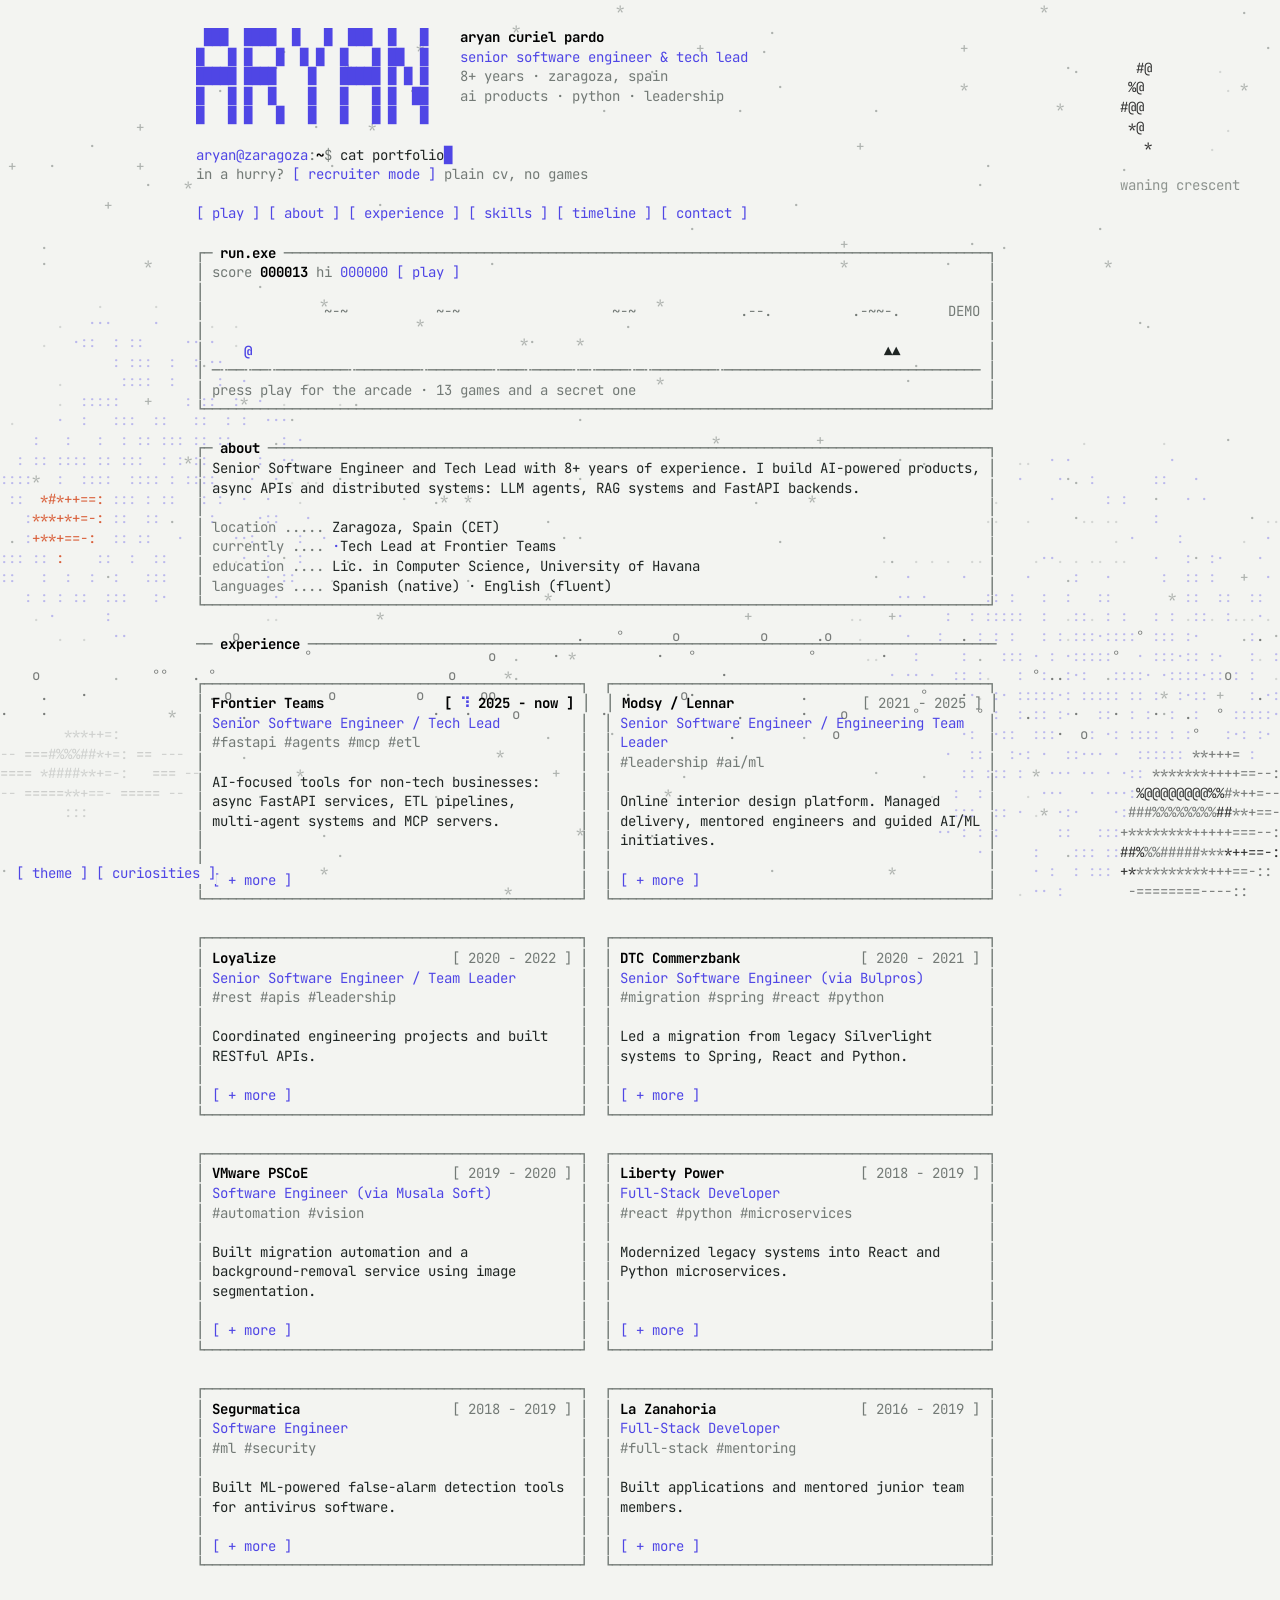
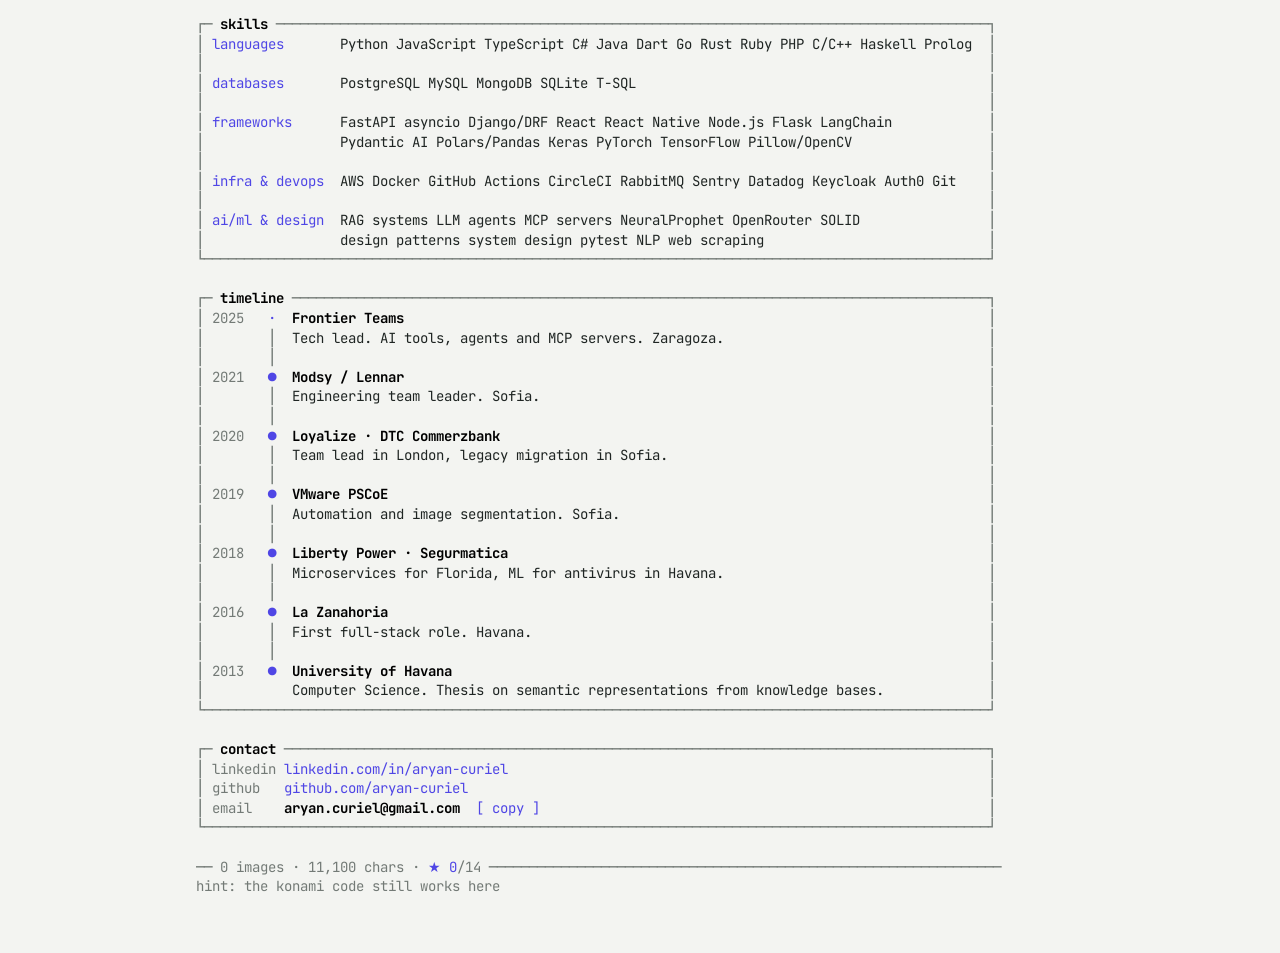
<file: ascii/index.html>
<!doctype html>
<html lang="en">
<head>
<meta charset="utf-8">
<meta name="viewport" content="width=device-width, initial-scale=1, viewport-fit=cover">
<title>Aryan Curiel Pardo · Senior Software Engineer</title>
<meta name="description" content="Aryan Curiel Pardo, Senior Software Engineer and Tech Lead. LLM agents, RAG systems and FastAPI backends. A portfolio drawn entirely in text characters.">
<meta property="og:title" content="Aryan Curiel Pardo · Senior Software Engineer">
<meta property="og:description" content="A portfolio drawn entirely in text characters, with an arcade of 13 games built from the CV.">
<meta property="og:type" content="website">
<meta name="theme-color" content="#111417">
<link rel="icon" href="favicon.svg" type="image/svg+xml">
<link rel="preconnect" href="https://fonts.googleapis.com">
<link rel="preconnect" href="https://fonts.gstatic.com" crossorigin>
<link rel="stylesheet" href="https://fonts.googleapis.com/css2?family=JetBrains+Mono:wght@400;700&display=swap">
<link rel="stylesheet" href="css/style.css">
</head>
<body>
<pre id="bg" aria-hidden="true"></pre>
<main id="main">
  <pre id="screen" aria-label="Aryan Curiel Pardo's portfolio, drawn in text characters"></pre>
</main>
<div id="arcade" hidden><pre id="ascreen" role="dialog" aria-modal="true" aria-label="Arcade"></pre></div>
<div id="fabs"><button type="button" id="themeBtn" class="lk" aria-haspopup="dialog">[ theme ]</button> <button type="button" id="factsBtn" class="lk" aria-haspopup="dialog">[ curiosities ]</button></div>
<div id="themer" hidden><pre id="tscreen" role="dialog" aria-modal="true"></pre></div>
<pre id="toast" role="status" aria-live="polite"></pre>
<div aria-hidden="true">
  <input type="color" class="vh" id="ci-bg" tabindex="-1">
  <input type="color" class="vh" id="ci-fg" tabindex="-1">
  <input type="color" class="vh" id="ci-dim" tabindex="-1">
  <input type="color" class="vh" id="ci-acc" tabindex="-1">
  <input type="color" class="vh" id="ci-hi" tabindex="-1">
</div>
<noscript><pre style="padding:16px">Aryan Curiel Pardo · Senior Software Engineer &amp; Tech Lead
This page draws itself with JavaScript. LinkedIn: https://www.linkedin.com/in/aryan-curiel/ · GitHub: https://github.com/aryan-curiel</pre></noscript>
<script src="js/main.js"></script>
<script data-goatcounter="https://aryan-curiel.goatcounter.com/count"
        async src="//gc.zgo.at/count.js"></script>
</body>
</html>
</file>
<file: ascii/css/style.css>
/* base reset (matches the original artifact page) */
*, *::before, *::after { box-sizing: border-box; }
:root { padding-top: env(safe-area-inset-top, 0px); padding-bottom: env(safe-area-inset-bottom, 0px); }
body { margin: 0; font-size: 14px; }
img { max-width: 100%; }
[hidden] { display: none !important; }

/* Layout: one monospace grid. JS measures how many columns fit and redraws every box at that width.
   A fixed text grid behind it runs the starfield; the arcade is a modal text grid on top. */
:root {
  --bg: #111417;
  --fg: #d3d6d2;
  --dim: #737a76;
  --acc: #818cf8;
  --hi: #ffffff;
  --mono: "JetBrains Mono", ui-monospace, SFMono-Regular, Menlo, Consolas, monospace;
  color-scheme: dark;
}
@media (prefers-color-scheme: light) {
  :root:not([data-theme="dark"]) { --bg:#f3f4f1; --fg:#1f2523; --dim:#737a76; --acc:#4f46e5; --hi:#000000; color-scheme: light; }
}
:root[data-theme="light"] { --bg:#f3f4f1; --fg:#1f2523; --dim:#737a76; --acc:#4f46e5; --hi:#000000; color-scheme: light; }

html, body { background: var(--bg); color: var(--fg); }
body { font-family: var(--mono); }
main {
  position: relative; z-index: 1;
  max-width: 920px; margin: 0 auto;
  padding-block: 28px 56px;
  padding-left: max(16px, env(safe-area-inset-left, 0px));
  padding-right: max(16px, env(safe-area-inset-right, 0px));
}
#screen, #bg, #toast, #ascreen, #tscreen {
  margin: 0; font: inherit; font-size: 14px; line-height: 1.4;
  white-space: pre; font-variant-ligatures: none;
}
#screen { overflow-x: auto; }
@media (max-width: 480px) { #screen, #bg, #ascreen, #tscreen, #fabs { font-size: 12.5px; } #toast { font-size: 12px; } }

#bg {
  position: fixed; inset: 0; z-index: 0; overflow: hidden; pointer-events: none;
  color: color-mix(in srgb, var(--dim) 55%, transparent);
}
#bg .p { color: var(--acc); }
#bg .m { color: color-mix(in srgb, var(--acc) 40%, transparent); }
#bg .mh { color: var(--hi); }
#bg .n { color: color-mix(in srgb, var(--acc) 34%, transparent); }
#bg .n2 { color: color-mix(in srgb, var(--fg) 14%, transparent); }
#bg .q { color: color-mix(in srgb, var(--fg) 58%, transparent); }
#bg .qa { color: color-mix(in srgb, var(--acc) 80%, transparent); }
#bg .qh { color: color-mix(in srgb, var(--hi) 80%, transparent); }
#bg .qd { color: color-mix(in srgb, var(--fg) 17%, transparent); }
#bg .qad { color: color-mix(in srgb, var(--acc) 24%, transparent); }
#bg .qhd { color: color-mix(in srgb, var(--hi) 18%, transparent); }
#bg .ql { color: color-mix(in srgb, var(--dim) 80%, transparent); }
/* fixed natural colors that ignore the theme accent: mars and jupiter's red spot, the sun */
#bg .qr { color: #d9603b; }
#bg .qrd { color: color-mix(in srgb, #d9603b 30%, transparent); }
#bg .qs { color: #e8a317; }
#bg .qso { color: #e8702a; }

.b { color: var(--dim); }
.dim { color: var(--dim); }
.acc { color: var(--acc); }
.hi { color: var(--hi); font-weight: 700; }
.lk {
  font: inherit; line-height: inherit; color: var(--acc); background: none;
  border: 0; padding: 0; margin: 0; cursor: pointer; text-decoration: none;
}
.lk:hover, .lk:focus-visible { background: var(--acc); color: var(--bg); outline: none; }
.lk:active { background: var(--hi); color: var(--bg); }
.lk.dim { color: var(--dim); }
.lk.hi { color: var(--hi); }
.lk.hi:hover, .lk.hi:focus-visible, .lk.dim:hover, .lk.dim:focus-visible { color: var(--bg); }
.fi {
  font: inherit; line-height: inherit; height: 1.4em; vertical-align: top;
  color: var(--hi); background: color-mix(in srgb, var(--fg) 10%, transparent);
  border: 0; padding: 0; margin: 0; outline: none; border-radius: 0;
}
.fi:focus { background: color-mix(in srgb, var(--acc) 24%, transparent); }
.fi::placeholder { color: var(--dim); }
.cur { color: var(--acc); animation: blink 1.05s steps(1) infinite; }
@keyframes blink { 50% { opacity: 0; } }

/* game cells */
.gm { cursor: pointer; user-select: none; -webkit-user-select: none; }
.af { user-select: none; -webkit-user-select: none; touch-action: none; cursor: crosshair; }
.pl { color: var(--acc); font-weight: 700; }
.ob { color: var(--fg); }
.coin { color: var(--hi); }
.over { color: var(--bg); background: var(--acc); font-weight: 700; }
.flash { color: var(--bg); background: var(--hi); }

/* effects */
.glow #screen, .glow #ascreen { text-shadow: 0 0 6px color-mix(in srgb, var(--acc) 45%, transparent); }
.crt body::after {
  content: ""; position: fixed; inset: 0; pointer-events: none; z-index: 9;
  background:
    repeating-linear-gradient(to bottom, transparent 0 2px, color-mix(in srgb, var(--bg) 55%, transparent) 2px 3px),
    radial-gradient(ellipse at center, transparent 55%, color-mix(in srgb, var(--bg) 75%, transparent) 100%);
}

/* arcade modal */
#arcade, #themer {
  position: fixed; inset: 0; z-index: 8; display: flex; overflow: auto;
  background: color-mix(in srgb, var(--bg) 82%, transparent);
  padding: calc(12px + env(safe-area-inset-top, 0px)) max(12px, env(safe-area-inset-right, 0px)) calc(12px + env(safe-area-inset-bottom, 0px)) max(12px, env(safe-area-inset-left, 0px));
}
#arcade[hidden], #themer[hidden] { display: none; }
#ascreen, #tscreen { margin: auto; background: var(--bg); animation: crtOpen .32s steps(5); }

/* floating buttons: theme and curiosities */
#fabs {
  position: fixed; z-index: 7; font-size: 14px; line-height: 1.4; white-space: pre;
  left: max(16px, env(safe-area-inset-left, 0px));
  bottom: calc(16px + env(safe-area-inset-bottom, 0px));
}
#fabs .lk:not(:hover):not(:focus-visible):not(:active) { background: var(--bg); }
@keyframes crtOpen { from { clip-path: inset(48% 0 48% 0); } to { clip-path: inset(0 0 0 0); } }

#toast {
  position: fixed; z-index: 10;
  right: max(16px, env(safe-area-inset-right, 0px));
  bottom: calc(16px + env(safe-area-inset-bottom, 0px));
  background: var(--bg); color: var(--fg);
  transform: translateY(160%); transition: transform .4s steps(5);
  pointer-events: none;
}
#toast.show { transform: none; }

::selection { background: var(--acc); color: var(--bg); }
.vh { position: fixed; left: 50%; top: 40%; width: 1px; height: 1px; opacity: 0; border: 0; padding: 0; pointer-events: none; }
/* nuke: flash, shake, page hidden while its characters fly, then it redraws */
.nuked main, .nuked #fabs { visibility: hidden; }
.nuked body::before {
  content: ""; position: fixed; inset: 0; z-index: 9; pointer-events: none;
  background: #fff; animation: nukeFlash .7s ease-out forwards;
}
@keyframes nukeFlash { from { opacity: .9; } to { opacity: 0; } }
.nuked #bg { animation: shake .45s steps(9); }
@keyframes shake { 0%, 100% { transform: none; } 20% { transform: translate(-6px, 3px); } 40% { transform: translate(5px, -4px); } 60% { transform: translate(-4px, -2px); } 80% { transform: translate(3px, 4px); } }
#screen.rebuild { animation: crtOpen .5s steps(6); }
@media (prefers-reduced-motion: reduce) { .nuked body::before { display: none; } .nuked #bg, #screen.rebuild { animation: none; } }
@media (prefers-reduced-motion: reduce) { .cur { animation: none; } #toast { transition: none; } #ascreen, #tscreen { animation: none; } }
</file>
